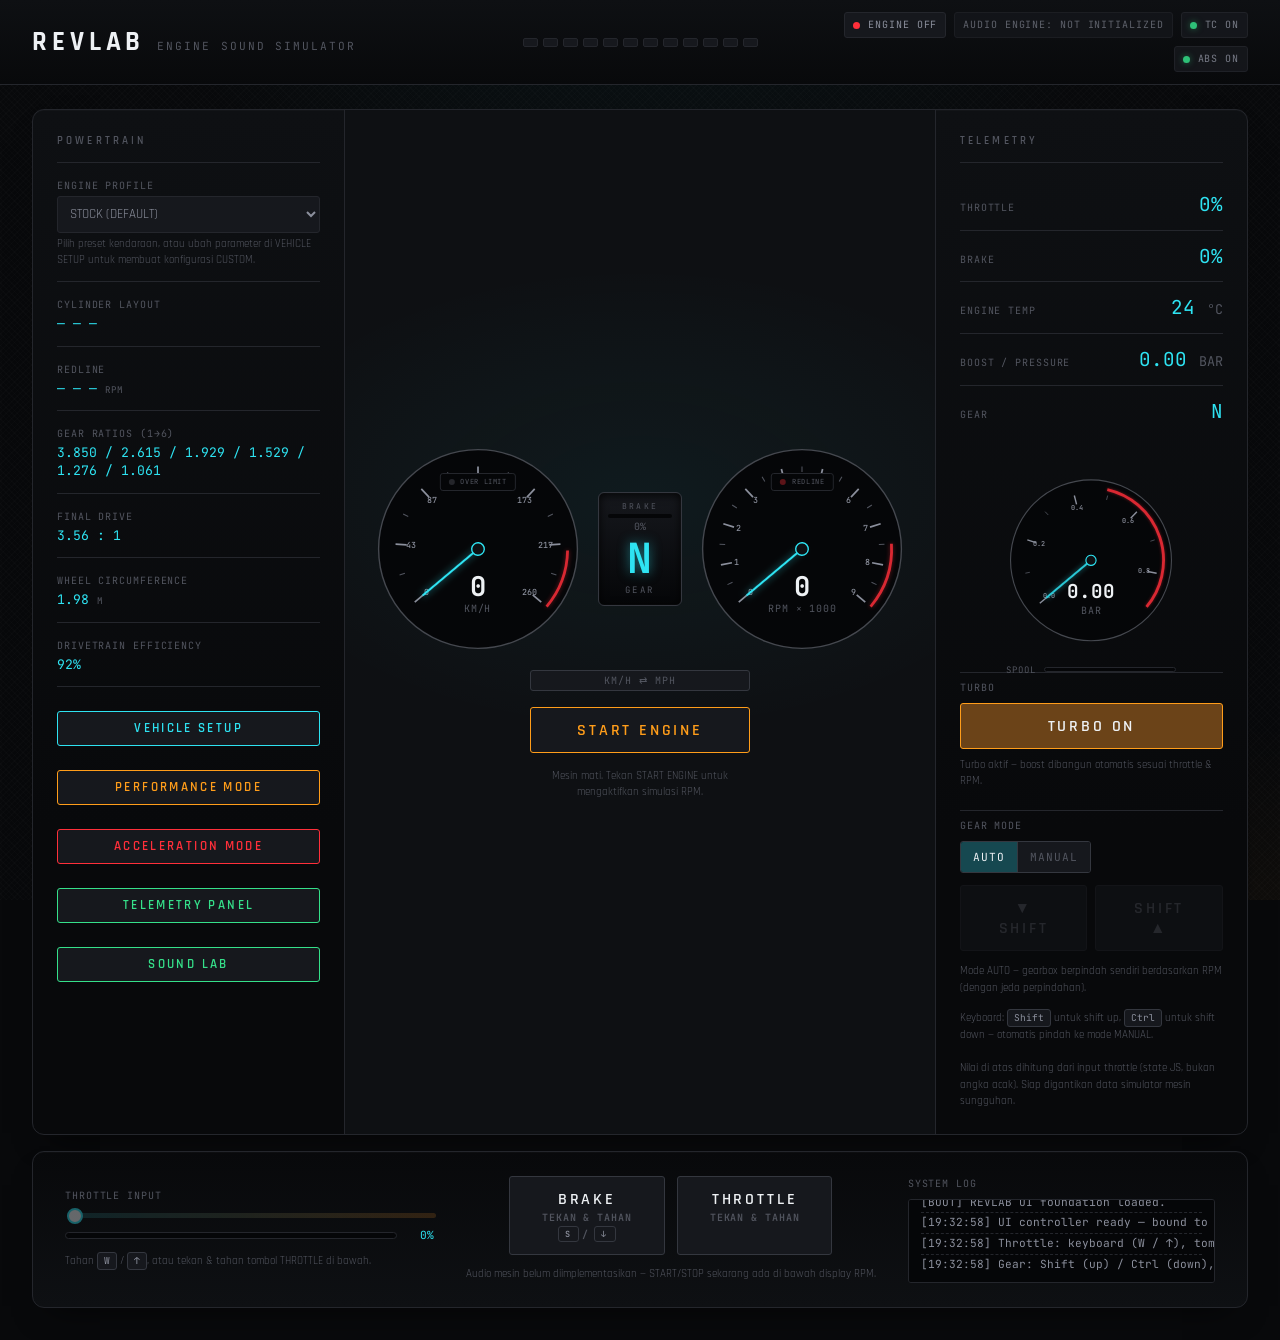
<file: index.html>
<!DOCTYPE html>
<html lang="id">
<head>
  <meta charset="UTF-8" />
  <meta name="viewport" content="width=device-width, initial-scale=1.0, viewport-fit=cover" />
  <title>REVLAB — Racing Engine Sound Simulator</title>
  <meta name="description" content="REVLAB: simulator suara mesin balap interaktif berbasis browser." />

  <!-- Fonts: Rajdhani (display/technical), JetBrains Mono (telemetry digits) -->
  <link rel="preconnect" href="https://fonts.googleapis.com" />
  <link rel="preconnect" href="https://fonts.gstatic.com" crossorigin />
  <link href="https://fonts.googleapis.com/css2?family=Rajdhani:wght@500;600;700&family=JetBrains+Mono:wght@400;500;700&display=swap" rel="stylesheet" />

  <link rel="stylesheet" href="css/variables.css" />
  <link rel="stylesheet" href="css/base.css" />
  <link rel="stylesheet" href="css/layout.css" />
  <link rel="stylesheet" href="css/components.css" />
  <link rel="stylesheet" href="css/responsive.css" />
</head>
<body>

  <div class="app" id="app">

    <!-- ============ COCKPIT TOP BAR: brand / shift lights / status ============ -->
    <header class="topbar">
      <div class="topbar__brand">
        <span class="topbar__logo">REVLAB</span>
        <span class="topbar__tagline">ENGINE SOUND SIMULATOR</span>
      </div>

      <!-- 12 LED segments, built + driven by ui-controller.js from the
           real RPM state (RPMSimulator via EngineState) — same "generate
           in JS from real constants" pattern as gaugeboxRatios below, no
           hand-typed light count. -->
      <div class="shiftlights" id="shiftLights" aria-hidden="true"></div>

      <div class="topbar__status">
        <div class="status-chip" id="engineStatusChip" data-state="off">
          <span class="status-chip__dot"></span>
          <span class="status-chip__label" id="engineStatusLabel">ENGINE OFF</span>
        </div>
        <div class="status-chip status-chip--muted">
          <span class="status-chip__label" id="audioStatusLabel">AUDIO ENGINE: NOT INITIALIZED</span>
        </div>
        <!-- Static system indicators — constant feature flags, not
             sensor telemetry, so these are never touched per-frame. -->
        <div class="status-chip status-chip--static">
          <span class="status-chip__dot status-chip__dot--ok"></span>
          <span class="status-chip__label">TC ON</span>
        </div>
        <div class="status-chip status-chip--static">
          <span class="status-chip__dot status-chip__dot--ok"></span>
          <span class="status-chip__label">ABS ON</span>
        </div>
      </div>
    </header>

    <!-- ============ MAIN GRID ============ -->
    <main class="dash">

      <!-- LEFT PANEL: Engine / Vehicle Select -->
      <section class="panel panel--engine" aria-label="Engine selection">
        <h2 class="panel__title">POWERTRAIN</h2>

        <!-- PRESET SELECTOR — options populated by ui-controller.js from
             VehicleSetup.getPresets() (backed by vehicle-presets.js), plus
             a leading STOCK entry and a trailing CUSTOM entry. Picking a
             preset calls VehicleSetup.applyPreset(id), which pushes every
             parameter (weight/power/torque/RPM range/gears/final drive/
             throttle response/engine braking/top speed/induction/sound
             character) into the simulation in one shot — see
             js/modules/vehicle-setup.js. -->
        <div class="field">
          <label class="field__label" for="engineSelect">ENGINE PROFILE</label>
          <select id="engineSelect" class="field__select"></select>
          <p class="field__hint" id="engineSelectHint">Pilih preset kendaraan, atau ubah parameter di VEHICLE SETUP untuk membuat konfigurasi CUSTOM.</p>
        </div>

        <div class="field">
          <span class="field__label">CYLINDER LAYOUT</span>
          <div class="field__value field__value--mono">— — —</div>
        </div>

        <div class="field">
          <span class="field__label">REDLINE</span>
          <div class="field__value field__value--mono">— — — <small>RPM</small></div>
        </div>

        <!-- GEARBOX SPEC — filled in by ui-controller.js at init from
             Gearbox's actual constants (js/modules/gearbox.js), never
             hand-typed here, so this can't drift out of sync with the
             numbers the simulation loop is really using. -->
        <div class="field">
          <span class="field__label">GEAR RATIOS (1→6)</span>
          <div class="field__value field__value--mono" id="gearboxRatios">— — —</div>
        </div>

        <div class="field">
          <span class="field__label">FINAL DRIVE</span>
          <div class="field__value field__value--mono" id="gearboxFinalDrive">—</div>
        </div>

        <div class="field">
          <span class="field__label">WHEEL CIRCUMFERENCE</span>
          <div class="field__value field__value--mono" id="gearboxWheelCirc">— <small>M</small></div>
        </div>

        <div class="field">
          <span class="field__label">DRIVETRAIN EFFICIENCY</span>
          <div class="field__value field__value--mono" id="gearboxEfficiency">—</div>
        </div>

        <button
          id="vehicleSetupOpenBtn"
          class="btn btn--setup"
          type="button"
        >VEHICLE SETUP</button>

        <button
          id="performanceModeOpenBtn"
          class="btn btn--performance"
          type="button"
        >PERFORMANCE MODE</button>

        <button
          id="accelModeOpenBtn"
          class="btn btn--accel"
          type="button"
        >ACCELERATION MODE</button>

        <button
          id="telemetryPanelOpenBtn"
          class="btn btn--telemetry"
          type="button"
        >TELEMETRY PANEL</button>

        <button
          id="soundLabOpenBtn"
          class="btn btn--soundlab"
          type="button"
        >SOUND LAB</button>
      </section>

      <!-- CENTER: HERO — SPEEDOMETER + TACHOMETER, side by side -->
      <!-- Both instruments now sit in the same panel, at the same size,
           sharing the same "--paired" modifier classes for wrap/readout/
           indicator — one shared visual language instead of one hero +
           one shrunken secondary gauge. RPM is still driven by
           RPMSimulator / rendered by gauge.js exactly as before; only
           placement + styling moved. -->
      <section class="panel panel--gauge" aria-label="Speedometer and tachometer">
        <div class="gauge-pair">
          <div class="gauge-wrap gauge-wrap--paired">
            <svg id="speedGauge" class="gauge" viewBox="0 0 300 300" role="img" aria-label="Speedometer, 0">
              <!-- Outer bezel -->
              <circle class="gauge__bezel" cx="150" cy="150" r="142" />

              <!-- Tick arc groups injected by speed-gauge.js -->
              <g id="speedGaugeTicks"></g>

              <!-- Warning/red zone arc near top speed -->
              <path id="speedGaugeWarnArc" class="gauge__warn-arc" d="" />

              <!-- Needle -->
              <g id="speedGaugeNeedle" class="gauge__needle-group">
                <line x1="150" y1="150" x2="150" y2="48" class="gauge__needle" />
                <circle cx="150" cy="150" r="9" class="gauge__hub" />
              </g>
            </svg>

            <div class="gauge__readout gauge__readout--paired">
              <span class="gauge__rpm-value gauge__rpm-value--paired" id="speedValue">0</span>
              <span class="gauge__rpm-unit" id="speedGaugeUnit">KM/H</span>
            </div>

            <div class="speed-warning-indicator speed-warning-indicator--paired" id="speedWarningIndicator" data-active="false" aria-live="polite">
              <span class="redline-indicator__dot"></span>
              <span class="redline-indicator__label">OVER LIMIT</span>
            </div>
          </div>

          <!-- Gear plate — embedded center-console badge docked between
               the two instruments, not tucked in a gauge corner. -->
          <div class="gear-plate" id="gearIndicator" aria-label="Current gear" data-shifting="false">
            <div class="gear-plate__brake" id="gearPlateBrake" data-active="false" aria-label="Brake pressure" aria-live="polite">
              <span class="gear-plate__brake-label">BRAKE</span>
              <div class="gear-plate__brake-track">
                <div class="gear-plate__brake-fill" id="gearPlateBrakeFill"></div>
              </div>
              <span class="gear-plate__brake-value" id="gearPlateBrakeValue">0%</span>
            </div>
            <span class="gear-plate__value" id="gearValue">N</span>
            <span class="gear-plate__label">GEAR</span>
          </div>

          <div class="gauge-wrap gauge-wrap--paired">
            <svg id="rpmGauge" class="gauge" viewBox="0 0 300 300" role="img" aria-label="RPM gauge, idle">
              <circle class="gauge__bezel" cx="150" cy="150" r="142" />
              <g id="gaugeTicks"></g>
              <path id="gaugeRedline" class="gauge__redline-arc" d="" />
              <g id="gaugeNeedle" class="gauge__needle-group">
                <line x1="150" y1="150" x2="150" y2="48" class="gauge__needle" />
                <circle cx="150" cy="150" r="9" class="gauge__hub" />
              </g>
            </svg>

            <div class="gauge__readout gauge__readout--paired">
              <span class="gauge__rpm-value gauge__rpm-value--paired" id="rpmValue">0</span>
              <span class="gauge__rpm-unit">RPM × 1000</span>
            </div>

            <div class="redline-indicator redline-indicator--paired" id="redlineIndicator" data-active="false" aria-live="polite">
              <span class="redline-indicator__dot"></span>
              <span class="redline-indicator__label">REDLINE</span>
            </div>
          </div>
        </div>

        <button
          id="speedUnitToggle"
          class="unit-toggle unit-toggle--gauge"
          type="button"
          aria-label="Ganti satuan kecepatan antara KM/H dan MPH"
          title="Ganti satuan KM/H ⇄ MPH"
        >KM/H ⇄ MPH</button>

        <button id="startEngineBtn" class="btn btn--primary btn--start-engine" type="button">
          START ENGINE
        </button>

        <p class="gauge__caption" id="gaugeCaption">Mesin mati. Tekan START ENGINE untuk mengaktifkan telemetri.</p>
      </section>

      <!-- RIGHT PANEL: Telemetry -->
      <section class="panel panel--telemetry" aria-label="Telemetry">
        <h2 class="panel__title">TELEMETRY</h2>

        <ul class="telemetry-list">
          <li class="telemetry-item">
            <span class="telemetry-item__label">THROTTLE</span>
            <span class="telemetry-item__value telemetry-item__value--mono" id="throttleReadout">0%</span>
          </li>
          <li class="telemetry-item">
            <span class="telemetry-item__label">BRAKE</span>
            <span class="telemetry-item__value telemetry-item__value--mono" id="brakeReadout">0%</span>
          </li>
          <li class="telemetry-item">
            <span class="telemetry-item__label">ENGINE TEMP</span>
            <span class="telemetry-item__value telemetry-item__value--mono" id="tempReadout">24 <small>°C</small></span>
          </li>
          <li class="telemetry-item">
            <span class="telemetry-item__label">BOOST / PRESSURE</span>
            <span class="telemetry-item__value telemetry-item__value--mono" id="boostReadout">0.00 <small>BAR</small></span>
          </li>
          <li class="telemetry-item">
            <span class="telemetry-item__label">GEAR</span>
            <span class="telemetry-item__value telemetry-item__value--mono" id="gearReadout">N</span>
          </li>
        </ul>

        <!-- BOOST GAUGE — compact radial dial, same SVG construction as
             the RPM/speed gauges (see js/modules/boost-gauge.js), driven
             every frame by EngineState's turbo/boost model
             (js/modules/engine-state.js, stepBoost()). Scale is
             0..maxBoostBar (VEHICLE SETUP's "MAX BOOST" field), with an
             amber "boost zone" arc near the top like the tachometer's
             redline. -->
        <div class="gauge-wrap gauge-wrap--boost">
          <svg id="boostGauge" class="gauge" viewBox="0 0 300 300" role="img" aria-label="Boost gauge, 0 bar">
            <circle class="gauge__bezel" cx="150" cy="150" r="142" />
            <g id="boostGaugeTicks"></g>
            <path id="boostGaugeZone" class="gauge__redline-arc gauge__redline-arc--boost" d="" />
            <g id="boostGaugeNeedle" class="gauge__needle-group">
              <line x1="150" y1="150" x2="150" y2="48" class="gauge__needle" />
              <circle cx="150" cy="150" r="9" class="gauge__hub" />
            </g>
          </svg>

          <div class="gauge__readout gauge__readout--boost">
            <span class="gauge__rpm-value gauge__rpm-value--boost" id="boostGaugeValue">0.00</span>
            <span class="gauge__rpm-unit" id="boostGaugeUnit">BAR</span>
          </div>

          <div class="turbo-spool-indicator" id="turboSpoolIndicator" aria-hidden="true">
            <span class="turbo-spool-indicator__label">SPOOL</span>
            <div class="turbo-spool-indicator__track">
              <div class="turbo-spool-indicator__fill" id="turboSpoolFill"></div>
            </div>
          </div>
        </div>

        <div class="turbo-controls" id="turboControls">
          <span class="field__label">TURBO</span>
          <button
            type="button"
            class="btn btn--turbo-toggle"
            id="turboToggleBtn"
            aria-pressed="true"
            aria-label="Aktifkan atau matikan turbo/boost"
          >TURBO ON</button>
          <p class="field__hint" id="turboToggleHint">Turbo aktif — boost dibangun otomatis sesuai throttle &amp; RPM.</p>
        </div>

        <div class="gear-controls" id="gearControls">
          <div class="gear-controls__mode">
            <span class="field__label">GEAR MODE</span>
            <div class="segmented" id="gearModeToggle" role="group" aria-label="Mode perpindahan gigi">
              <button type="button" class="segmented__btn" data-mode="auto" aria-pressed="true">AUTO</button>
              <button type="button" class="segmented__btn" data-mode="manual" aria-pressed="false">MANUAL</button>
            </div>
          </div>

          <div class="gear-controls__shift">
            <button
              id="shiftDownBtn"
              class="btn btn--shift"
              type="button"
              disabled
              aria-label="Pindah gigi turun"
            >▼ SHIFT</button>
            <button
              id="shiftUpBtn"
              class="btn btn--shift"
              type="button"
              disabled
              aria-label="Pindah gigi naik"
            >SHIFT ▲</button>
          </div>

          <p class="field__hint" id="gearModeHint">Mode AUTO — gearbox berpindah sendiri berdasarkan RPM (dengan jeda perpindahan).</p>
          <p class="field__hint">Keyboard: <kbd class="key">Shift</kbd> untuk shift up, <kbd class="key">Ctrl</kbd> untuk shift down — otomatis pindah ke mode MANUAL.</p>
        </div>

        <p class="panel__note" id="telemetryNote">Nilai di atas dihitung dari input throttle (state JS, bukan angka acak). Siap digantikan data simulator mesin sungguhan.</p>
      </section>

    </main>

    <!-- ============ CONTROL STRIP ============ -->
    <footer class="controls">

      <div class="controls__group">
        <label class="field__label" for="throttleSlider">THROTTLE INPUT</label>
        <input
          type="range"
          id="throttleSlider"
          class="throttle-slider"
          min="0" max="100" value="0" step="1"
          disabled
          aria-describedby="throttleReadout"
        />

        <div class="throttle-indicator" id="throttleIndicator" aria-hidden="true">
          <div class="throttle-indicator__track">
            <div class="throttle-indicator__fill" id="throttleIndicatorFill"></div>
          </div>
          <span class="throttle-indicator__value" id="throttleIndicatorValue">0%</span>
        </div>

        <p class="field__hint">
          Tahan <kbd class="key">W</kbd> / <kbd class="key">&uarr;</kbd>, atau tekan &amp; tahan tombol THROTTLE di bawah.
        </p>
      </div>

      <div class="controls__group controls__group--action">
        <div class="controls__pedals">
          <button
            id="brakeButton"
            class="btn btn--brake"
            type="button"
            data-pressed="false"
            aria-label="Rem — tekan dan tahan untuk mengurangi kecepatan"
          >
            <span class="btn--brake__label">BRAKE</span>
            <span class="btn--brake__hint">tekan &amp; tahan</span>
            <span class="btn--brake__key">
              <kbd class="key">S</kbd> / <kbd class="key">&darr;</kbd>
            </span>
          </button>

          <button
            id="throttleButton"
            class="btn btn--throttle"
            type="button"
            data-pressed="false"
            aria-label="Throttle — tekan dan tahan untuk menambah RPM"
          >
            <span class="btn--throttle__label">THROTTLE</span>
            <span class="btn--throttle__hint">tekan &amp; tahan</span>
          </button>
        </div>

        <p class="controls__note" id="controlsNote">Audio mesin belum diimplementasikan — START/STOP sekarang ada di bawah display RPM.</p>
      </div>

      <div class="controls__group controls__group--log">
        <span class="field__label">SYSTEM LOG</span>
        <div class="log" id="systemLog" role="log" aria-live="polite">
          <p class="log__line">[BOOT] REVLAB UI foundation loaded.</p>
        </div>
      </div>

    </footer>

    <!-- ============ MOBILE THROTTLE PEDAL ============ -->
    <!-- Hidden on desktop via responsive.css; shown as a fixed, large
         press-and-hold pedal on touch/mobile viewports where reaching a
         small footer button is less natural than a bottom-edge pedal. -->
    <button
      id="throttlePedal"
      class="throttle-pedal"
      type="button"
      data-pressed="false"
      aria-label="Pedal gas — tekan dan tahan untuk menambah RPM"
    >
      <span class="throttle-pedal__label">GAS</span>
      <div class="throttle-pedal__meter" aria-hidden="true">
        <div class="throttle-pedal__meter-fill" id="throttlePedalMeterFill"></div>
      </div>
    </button>

    <!-- ============ MOBILE BRAKE PEDAL ============ -->
    <!-- Same fixed, thumb-sized press-and-hold pedal as the gas pedal
         above, mirrored to the OPPOSITE (bottom-left) corner of the
         screen — same reasoning a real car's foot-well layout follows,
         so the two pedals can never be confused for one another and a
         thumb reaching for one never risks landing on the other. -->
    <button
      id="brakePedal"
      class="throttle-pedal brake-pedal"
      type="button"
      data-pressed="false"
      aria-label="Pedal rem — tekan dan tahan untuk mengurangi kecepatan"
    >
      <span class="throttle-pedal__label">BRAKE</span>
      <div class="throttle-pedal__meter" aria-hidden="true">
        <div class="throttle-pedal__meter-fill" id="brakePedalMeterFill"></div>
      </div>
    </button>

    <!-- ============ MOBILE GEAR SHIFTER ============ -->
    <!-- Hidden on desktop via responsive.css. Stacked directly ABOVE the
         gas pedal (same fixed corner) so a thumb can shift and throttle
         without the hand ever leaving that corner of the screen — the
         SHIFT buttons living inside the telemetry panel are out of easy
         reach mid-drive on a phone. -->
    <div class="mobile-shifter" id="mobileShifter">
      <button
        id="mobileGearModeBtn"
        class="mobile-shifter__mode"
        type="button"
        aria-label="Ganti mode perpindahan gigi, AUTO atau MANUAL"
      >AUTO</button>

      <button
        id="mobileShiftUpBtn"
        class="mobile-shifter__btn"
        type="button"
        disabled
        aria-label="Pindah gigi naik"
      >▲</button>

      <div class="mobile-shifter__gear" id="mobileGearValue" aria-label="Gigi saat ini">N</div>

      <button
        id="mobileShiftDownBtn"
        class="mobile-shifter__btn"
        type="button"
        disabled
        aria-label="Pindah gigi turun"
      >▼</button>
    </div>

    <!-- ============ VEHICLE SETUP (modal) ============ -->
    <!-- Fields inside .setup-grid / .setup-gearratios are built by
         ui-controller.js from VehicleSetup's parameter specs (see
         js/modules/vehicle-setup.js) — not hand-typed here, so the form
         can never disagree with the validation rules actually enforced. -->
    <div class="modal-overlay" id="vehicleSetupOverlay" data-open="false" aria-hidden="true">
      <div class="modal" role="dialog" aria-modal="true" aria-labelledby="vehicleSetupTitle">
        <div class="modal__header">
          <h2 class="modal__title" id="vehicleSetupTitle">VEHICLE SETUP</h2>
          <button class="modal__close" id="vehicleSetupCloseBtn" type="button" aria-label="Tutup Vehicle Setup">✕</button>
        </div>

        <div class="modal__body">
          <section class="setup-group">
            <h3 class="setup-group__title">ENGINE CONFIGURATION</h3>
            <div class="setup-field" id="vehicleSetupInductionField">
              <label class="setup-field__label" for="setup-inductionType">INDUCTION TYPE</label>
              <select id="setup-inductionType" class="field__select setup-field__select"></select>
              <p class="field__hint">Menentukan bagaimana boost merespons throttle + RPM — lihat TURBO SIZE &amp; MAX BOOST di bawah.</p>
              <p class="setup-field__msg" id="setup-inductionType-msg" aria-live="polite"></p>
            </div>
          </section>

          <section class="setup-group">
            <h3 class="setup-group__title">ENGINE &amp; PERFORMANCE</h3>
            <div class="setup-grid" id="vehicleSetupEngineGrid"></div>
          </section>

          <section class="setup-group">
            <h3 class="setup-group__title">DRIVETRAIN</h3>
            <div class="setup-grid" id="vehicleSetupDrivetrainGrid"></div>
            <p class="field__label setup-gearratios__label">GEAR RATIOS (1→6)</p>
            <div class="setup-gearratios" id="vehicleSetupGearRatios"></div>
          </section>
        </div>

        <div class="modal__footer">
          <p class="field__hint">Setiap perubahan divalidasi (min/max) dan langsung diterapkan ke simulasi.</p>
          <div class="modal__actions">
            <button class="btn btn--danger" id="vehicleSetupResetBtn" type="button">RESET SETUP</button>
            <button class="btn btn--primary" id="vehicleSetupDoneBtn" type="button">SELESAI</button>
          </div>
        </div>
      </div>
    </div>

    <!-- ============ PERFORMANCE MODE (modal) ============ -->
    <!-- All readouts + graphs here are driven live from EngineState (see
         js/modules/performance-mode.js) — nothing on this panel is
         hand-typed or static. START / PAUSE / RESET control the SAME
         underlying simulation as the cockpit's own START ENGINE button
         (RPMSimulator via EngineState), not a separate parallel sim. -->
    <div class="modal-overlay" id="performanceModeOverlay" data-open="false" aria-hidden="true">
      <div class="modal modal--wide" role="dialog" aria-modal="true" aria-labelledby="performanceModeTitle">
        <div class="modal__header">
          <h2 class="modal__title" id="performanceModeTitle">PERFORMANCE MODE</h2>
          <button class="modal__close" id="performanceModeCloseBtn" type="button" aria-label="Tutup Performance Mode">✕</button>
        </div>

        <div class="modal__body">

          <section class="perf-readouts" aria-label="Performance readouts">
            <div class="perf-stat">
              <span class="perf-stat__label">SPEED</span>
              <span class="perf-stat__value" id="perfSpeed">0<small class="perf-stat__unit">KM/H</small></span>
            </div>
            <div class="perf-stat">
              <span class="perf-stat__label">RPM</span>
              <span class="perf-stat__value" id="perfRpm">0<small class="perf-stat__unit">RPM</small></span>
            </div>
            <div class="perf-stat">
              <span class="perf-stat__label">TORQUE</span>
              <span class="perf-stat__value" id="perfTorque">0<small class="perf-stat__unit">NM</small></span>
            </div>
            <div class="perf-stat">
              <span class="perf-stat__label">POWER</span>
              <span class="perf-stat__value" id="perfPower">0<small class="perf-stat__unit">HP</small></span>
            </div>
            <div class="perf-stat">
              <span class="perf-stat__label">BOOST</span>
              <span class="perf-stat__value" id="perfBoost">0.00<small class="perf-stat__unit">BAR</small></span>
            </div>
            <div class="perf-stat">
              <span class="perf-stat__label">THROTTLE</span>
              <span class="perf-stat__value" id="perfThrottle">0<small class="perf-stat__unit">%</small></span>
            </div>
            <div class="perf-stat">
              <span class="perf-stat__label">GEAR</span>
              <span class="perf-stat__value" id="perfGear">N</span>
            </div>
          </section>

          <section class="perf-graphs" aria-label="Realtime performance graphs">
            <div class="perf-graph">
              <span class="perf-graph__title">SPEED OVER TIME</span>
              <canvas id="perfGraphSpeed" class="perf-graph__canvas" aria-label="Grafik kecepatan terhadap waktu"></canvas>
            </div>
            <div class="perf-graph">
              <span class="perf-graph__title">RPM OVER TIME</span>
              <canvas id="perfGraphRpm" class="perf-graph__canvas" aria-label="Grafik RPM terhadap waktu"></canvas>
            </div>
            <div class="perf-graph">
              <span class="perf-graph__title">TORQUE CURVE</span>
              <canvas id="perfGraphTorque" class="perf-graph__canvas" aria-label="Kurva torsi terhadap RPM"></canvas>
            </div>
            <div class="perf-graph">
              <span class="perf-graph__title">POWER CURVE</span>
              <canvas id="perfGraphPower" class="perf-graph__canvas" aria-label="Kurva tenaga terhadap RPM"></canvas>
            </div>
          </section>

          <p class="field__hint">Semua data (speed, RPM, torque, power) berasal langsung dari simulator (RPMSimulator + EngineState) tiap frame — bukan angka acak/statis.</p>
        </div>

        <div class="modal__footer">
          <span class="perf-sim-state" id="perfSimStateLabel" data-state="stopped">SIMULATION: STOPPED</span>
          <div class="modal__actions">
            <button class="btn btn--danger" id="perfResetBtn" type="button">RESET</button>
            <button class="btn btn--setup" id="perfPauseBtn" type="button" disabled>PAUSE</button>
            <button class="btn btn--primary" id="perfStartBtn" type="button">START</button>
          </div>
        </div>
      </div>
    </div>

    <!-- ============ ACCELERATION MODE (modal) ============ -->
    <!-- Standing-start (0 KPH) acceleration run: LAUNCH floors the
         throttle from a clean reset baseline, gear mode is forced to
         AUTO for the run so the gearbox shifts itself, and every split
         time below is computed by interpolating the SAME EngineState
         speed signal every other gauge in REVLAB reads — see
         js/modules/acceleration-mode.js. Nothing here is random or
         hand-typed. -->
    <div class="modal-overlay" id="accelModeOverlay" data-open="false" aria-hidden="true">
      <div class="modal modal--wide" role="dialog" aria-modal="true" aria-labelledby="accelModeTitle">
        <div class="modal__header">
          <h2 class="modal__title" id="accelModeTitle">ACCELERATION MODE</h2>
          <button class="modal__close" id="accelModeCloseBtn" type="button" aria-label="Tutup Acceleration Mode">✕</button>
        </div>

        <div class="modal__body">

          <section class="perf-readouts" aria-label="Acceleration readouts">
            <div class="perf-stat">
              <span class="perf-stat__label">SPEED</span>
              <span class="perf-stat__value" id="accelSpeed">0<small class="perf-stat__unit" id="accelSpeedUnit">KM/H</small></span>
            </div>
            <div class="perf-stat">
              <span class="perf-stat__label">GEAR</span>
              <span class="perf-stat__value" id="accelGear">N</span>
            </div>
            <div class="perf-stat">
              <span class="perf-stat__label">RPM</span>
              <span class="perf-stat__value" id="accelRpm">0<small class="perf-stat__unit">RPM</small></span>
            </div>
            <div class="perf-stat">
              <span class="perf-stat__label">THROTTLE</span>
              <span class="perf-stat__value" id="accelThrottle">0<small class="perf-stat__unit">%</small></span>
            </div>
            <div class="perf-stat">
              <span class="perf-stat__label">ELAPSED TIME</span>
              <span class="perf-stat__value" id="accelElapsed">0.00<small class="perf-stat__unit">S</small></span>
            </div>
          </section>

          <section class="accel-ladder" id="accelLadder" aria-label="Hasil split akselerasi"></section>

          <p class="field__hint">LAUNCH selalu mulai dari 0 KPH (reset otomatis), throttle 100%, gear AUTO. Split 0–100 MPH hanya muncul saat satuan kecepatan kokpit diset ke MPH. Semua waktu dihitung dari sinyal speed simulator (EngineState) yang sama dengan speedometer kokpit — bukan angka acak.</p>
        </div>

        <div class="modal__footer">
          <span class="perf-sim-state" id="accelStatusLabel" data-state="idle">STANDBY — SIAP LAUNCH</span>
          <div class="modal__actions">
            <button class="btn btn--danger" id="accelResetBtn" type="button">RESET</button>
            <button class="btn btn--setup" id="accelStopBtn" type="button" disabled>STOP</button>
            <button class="btn btn--primary" id="accelLaunchBtn" type="button">LAUNCH</button>
          </div>
        </div>
      </div>
    </div>

    <!-- ============ TELEMETRY PANEL (modal) ============ -->
    <!-- Realtime data grid + event log, both sourced from EngineState.
         The event log is edge-detected off simulation state (engineOn,
         gearShiftEventId, inRedline, revLimiting, engineTempC, speedKmh
         vs the Top Speed governor) — see js/modules/telemetry-panel.js.
         Detection runs continuously in the background, not just while
         this panel happens to be open. -->
    <div class="modal-overlay" id="telemetryPanelOverlay" data-open="false" aria-hidden="true">
      <div class="modal modal--wide" role="dialog" aria-modal="true" aria-labelledby="telemetryPanelTitle">
        <div class="modal__header">
          <h2 class="modal__title" id="telemetryPanelTitle">TELEMETRY PANEL</h2>
          <button class="modal__close" id="telemetryPanelCloseBtn" type="button" aria-label="Tutup Telemetry Panel">✕</button>
        </div>

        <div class="modal__body">

          <section class="perf-readouts" aria-label="Data telemetri realtime">
            <div class="perf-stat">
              <span class="perf-stat__label">SPEED</span>
              <span class="perf-stat__value" id="telemetrySpeed">0<small class="perf-stat__unit" id="telemetrySpeedUnit">KM/H</small></span>
            </div>
            <div class="perf-stat">
              <span class="perf-stat__label">RPM</span>
              <span class="perf-stat__value" id="telemetryRpm">0<small class="perf-stat__unit">RPM</small></span>
            </div>
            <div class="perf-stat">
              <span class="perf-stat__label">GEAR</span>
              <span class="perf-stat__value" id="telemetryGear">N</span>
            </div>
            <div class="perf-stat">
              <span class="perf-stat__label">THROTTLE</span>
              <span class="perf-stat__value" id="telemetryThrottle">0<small class="perf-stat__unit">%</small></span>
            </div>
            <div class="perf-stat">
              <span class="perf-stat__label">TORQUE</span>
              <span class="perf-stat__value" id="telemetryTorque">0<small class="perf-stat__unit">NM</small></span>
            </div>
            <div class="perf-stat">
              <span class="perf-stat__label">POWER</span>
              <span class="perf-stat__value" id="telemetryPower">0<small class="perf-stat__unit">HP</small></span>
            </div>
            <div class="perf-stat">
              <span class="perf-stat__label">BOOST</span>
              <span class="perf-stat__value" id="telemetryBoost">0.00<small class="perf-stat__unit">BAR</small></span>
            </div>
            <div class="perf-stat">
              <span class="perf-stat__label">TEMPERATURE</span>
              <span class="perf-stat__value" id="telemetryTemp">24<small class="perf-stat__unit">°C</small></span>
            </div>
            <div class="perf-stat">
              <span class="perf-stat__label">ENGINE LOAD</span>
              <span class="perf-stat__value" id="telemetryLoad">0<small class="perf-stat__unit">%</small></span>
            </div>
          </section>

          <section class="telemetry-events" aria-label="Event log">
            <div class="telemetry-events__header">
              <span class="perf-graph__title">EVENT LOG</span>
              <button class="btn btn--danger btn--small" id="telemetryClearLogBtn" type="button">CLEAR LOG</button>
            </div>
            <div class="telemetry-log" id="telemetryEventLog"></div>
          </section>

          <p class="field__hint">Event (ENGINE START/STOP, GEAR SHIFT, REDLINE, LIMITER, OVERHEAT, TOP SPEED) dideteksi langsung dari perubahan state simulator (EngineState) — bukan dipicu manual dan bukan angka acak.</p>
        </div>

        <div class="modal__footer">
          <div class="modal__actions">
            <button class="btn btn--primary" id="telemetryPanelDoneBtn" type="button">SELESAI</button>
          </div>
        </div>
      </div>
    </div>

    <!-- ============ SOUND LAB (modal) ============ -->
    <!-- Lets the user load their OWN local audio files (Idle / Low RPM /
         Mid RPM / High RPM / Limiter / Turbo / Shift) via <input
         type="file"> + the File API. Files are read entirely client-side
         (URL.createObjectURL) — nothing is ever uploaded anywhere. Any
         category with no custom sample loaded automatically falls back
         to AudioEngine's synthesized Web Audio layer for that category —
         see js/modules/sound-lab.js. Cards are built dynamically by
         ui-controller.js from SoundLab.CATEGORIES, not hand-typed here,
         so this markup can't drift out of sync with the categories the
         module actually supports. -->
    <div class="modal-overlay" id="soundLabOverlay" data-open="false" aria-hidden="true">
      <div class="modal modal--wide" role="dialog" aria-modal="true" aria-labelledby="soundLabTitle">
        <div class="modal__header">
          <h2 class="modal__title" id="soundLabTitle">SOUND LAB</h2>
          <button class="modal__close" id="soundLabCloseBtn" type="button" aria-label="Tutup Sound Lab">✕</button>
        </div>

        <div class="modal__body">
          <p class="field__hint soundlab-privacy">
            🔒 Semua file audio diproses <strong>sepenuhnya di perangkat ini</strong> lewat File API browser — tidak ada yang diupload ke server mana pun. Kategori tanpa audio custom otomatis memakai mesin suara sintesis (Web Audio) bawaan REVLAB.
          </p>

          <div class="field soundlab-master">
            <label class="field__label" for="soundLabMasterVolume">MASTER VOLUME (SOUND LAB)</label>
            <div class="soundlab-volume">
              <input type="range" id="soundLabMasterVolume" min="0" max="100" value="100" step="1" />
              <span class="soundlab-volume__value" id="soundLabMasterVolumeValue">100%</span>
            </div>
          </div>

          <div class="soundlab-grid" id="soundLabGrid" aria-label="Kategori suara mesin"></div>
        </div>

        <div class="modal__footer">
          <span class="field__hint" id="soundLabStatus">Belum ada audio custom — memakai mesin sintesis.</span>
          <div class="modal__actions">
            <button class="btn btn--danger" id="soundLabResetBtn" type="button">RESET SEMUA</button>
            <button class="btn btn--primary" id="soundLabDoneBtn" type="button">SELESAI</button>
          </div>
        </div>
      </div>
    </div>

  </div>

  <script src="js/modules/gauge.js"></script>
  <script src="js/modules/speed-gauge.js"></script>
  <script src="js/modules/boost-gauge.js"></script>
  <script src="js/modules/gearbox.js"></script>
  <script src="js/modules/rpm-simulator.js"></script>
  <script src="js/modules/engine-state.js"></script>
  <script src="js/modules/vehicle-presets.js"></script>
  <script src="js/modules/vehicle-setup.js"></script>
  <script src="js/modules/audio-engine.js"></script>
  <script src="js/modules/sound-lab.js"></script>
  <script src="js/modules/throttle-controller.js"></script>
  <script src="js/modules/brake-controller.js"></script>
  <script src="js/modules/ui-controller.js"></script>
  <script src="js/modules/performance-mode.js"></script>
  <script src="js/modules/acceleration-mode.js"></script>
  <script src="js/modules/telemetry-panel.js"></script>
  <script src="js/main.js"></script>
</body>
</html>
</file>
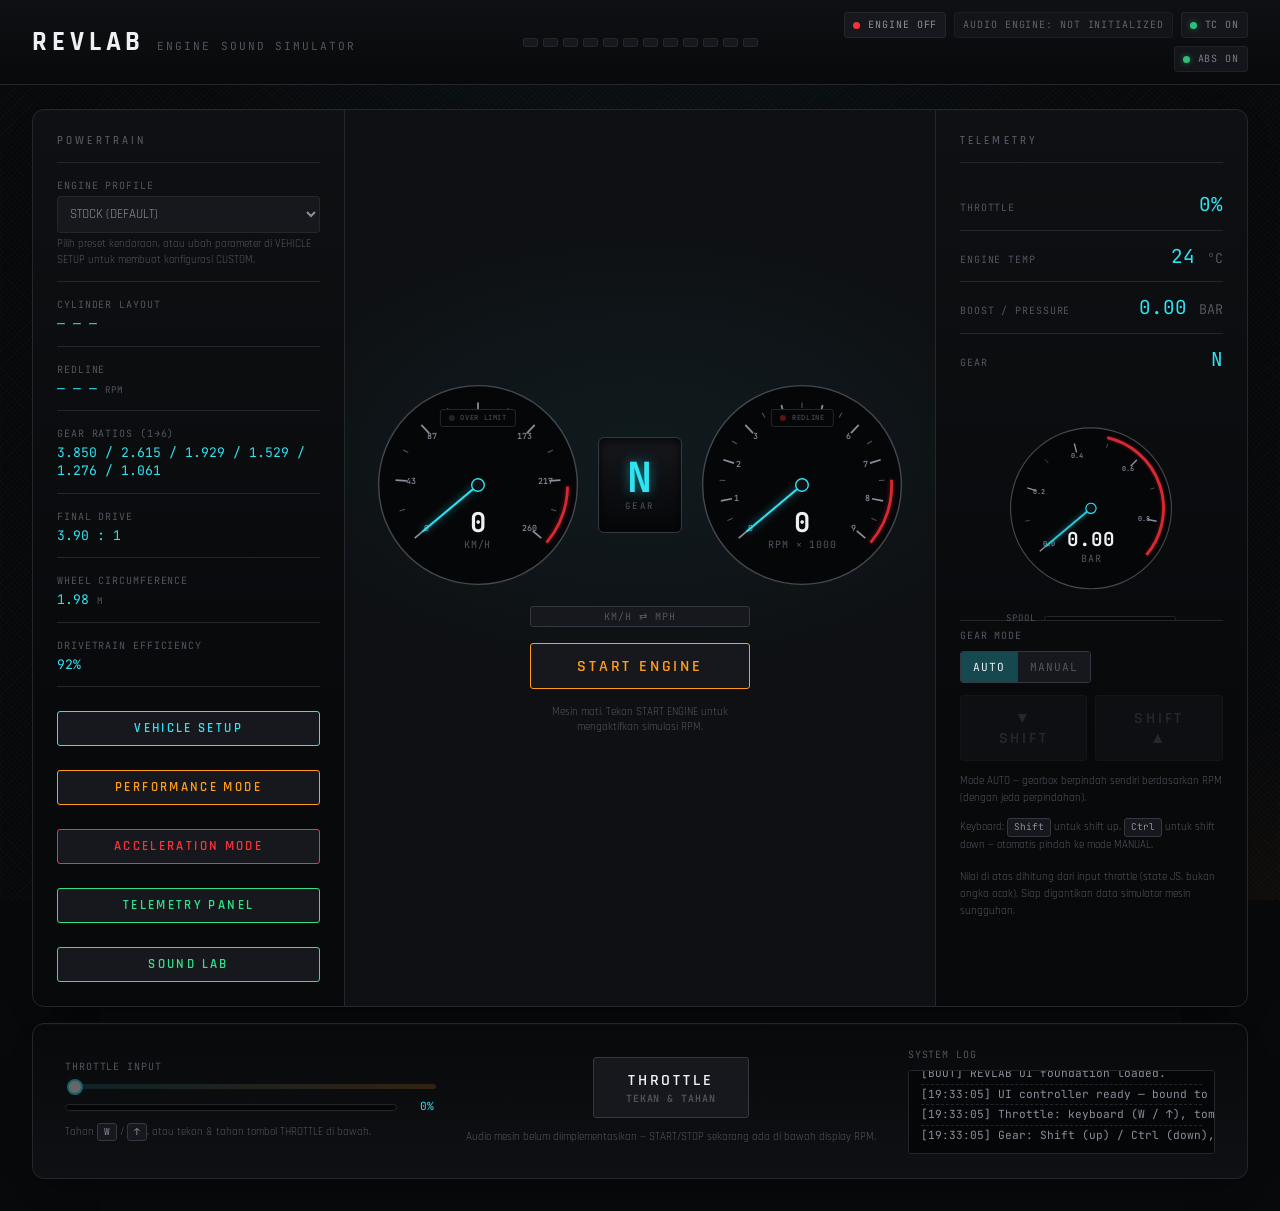
<file: revlab/index.html>
<!DOCTYPE html>
<html lang="id">
<head>
  <meta charset="UTF-8" />
  <meta name="viewport" content="width=device-width, initial-scale=1.0, viewport-fit=cover" />
  <title>REVLAB — Racing Engine Sound Simulator</title>
  <meta name="description" content="REVLAB: simulator suara mesin balap interaktif berbasis browser." />

  <!-- Fonts: Rajdhani (display/technical), JetBrains Mono (telemetry digits) -->
  <link rel="preconnect" href="https://fonts.googleapis.com" />
  <link rel="preconnect" href="https://fonts.gstatic.com" crossorigin />
  <link href="https://fonts.googleapis.com/css2?family=Rajdhani:wght@500;600;700&family=JetBrains+Mono:wght@400;500;700&display=swap" rel="stylesheet" />

  <link rel="stylesheet" href="css/variables.css" />
  <link rel="stylesheet" href="css/base.css" />
  <link rel="stylesheet" href="css/layout.css" />
  <link rel="stylesheet" href="css/components.css" />
  <link rel="stylesheet" href="css/responsive.css" />
</head>
<body>

  <div class="app" id="app">

    <!-- ============ COCKPIT TOP BAR: brand / shift lights / status ============ -->
    <header class="topbar">
      <div class="topbar__brand">
        <span class="topbar__logo">REVLAB</span>
        <span class="topbar__tagline">ENGINE SOUND SIMULATOR</span>
      </div>

      <!-- 12 LED segments, built + driven by ui-controller.js from the
           real RPM state (RPMSimulator via EngineState) — same "generate
           in JS from real constants" pattern as gaugeboxRatios below, no
           hand-typed light count. -->
      <div class="shiftlights" id="shiftLights" aria-hidden="true"></div>

      <div class="topbar__status">
        <div class="status-chip" id="engineStatusChip" data-state="off">
          <span class="status-chip__dot"></span>
          <span class="status-chip__label" id="engineStatusLabel">ENGINE OFF</span>
        </div>
        <div class="status-chip status-chip--muted">
          <span class="status-chip__label" id="audioStatusLabel">AUDIO ENGINE: NOT INITIALIZED</span>
        </div>
        <!-- Static system indicators — constant feature flags, not
             sensor telemetry, so these are never touched per-frame. -->
        <div class="status-chip status-chip--static">
          <span class="status-chip__dot status-chip__dot--ok"></span>
          <span class="status-chip__label">TC ON</span>
        </div>
        <div class="status-chip status-chip--static">
          <span class="status-chip__dot status-chip__dot--ok"></span>
          <span class="status-chip__label">ABS ON</span>
        </div>
      </div>
    </header>

    <!-- ============ MAIN GRID ============ -->
    <main class="dash">

      <!-- LEFT PANEL: Engine / Vehicle Select -->
      <section class="panel panel--engine" aria-label="Engine selection">
        <h2 class="panel__title">POWERTRAIN</h2>

        <!-- PRESET SELECTOR — options populated by ui-controller.js from
             VehicleSetup.getPresets() (backed by vehicle-presets.js), plus
             a leading STOCK entry and a trailing CUSTOM entry. Picking a
             preset calls VehicleSetup.applyPreset(id), which pushes every
             parameter (weight/power/torque/RPM range/gears/final drive/
             throttle response/engine braking/top speed/induction/sound
             character) into the simulation in one shot — see
             js/modules/vehicle-setup.js. -->
        <div class="field">
          <label class="field__label" for="engineSelect">ENGINE PROFILE</label>
          <select id="engineSelect" class="field__select"></select>
          <p class="field__hint" id="engineSelectHint">Pilih preset kendaraan, atau ubah parameter di VEHICLE SETUP untuk membuat konfigurasi CUSTOM.</p>
        </div>

        <div class="field">
          <span class="field__label">CYLINDER LAYOUT</span>
          <div class="field__value field__value--mono">— — —</div>
        </div>

        <div class="field">
          <span class="field__label">REDLINE</span>
          <div class="field__value field__value--mono">— — — <small>RPM</small></div>
        </div>

        <!-- GEARBOX SPEC — filled in by ui-controller.js at init from
             Gearbox's actual constants (js/modules/gearbox.js), never
             hand-typed here, so this can't drift out of sync with the
             numbers the simulation loop is really using. -->
        <div class="field">
          <span class="field__label">GEAR RATIOS (1→6)</span>
          <div class="field__value field__value--mono" id="gearboxRatios">— — —</div>
        </div>

        <div class="field">
          <span class="field__label">FINAL DRIVE</span>
          <div class="field__value field__value--mono" id="gearboxFinalDrive">—</div>
        </div>

        <div class="field">
          <span class="field__label">WHEEL CIRCUMFERENCE</span>
          <div class="field__value field__value--mono" id="gearboxWheelCirc">— <small>M</small></div>
        </div>

        <div class="field">
          <span class="field__label">DRIVETRAIN EFFICIENCY</span>
          <div class="field__value field__value--mono" id="gearboxEfficiency">—</div>
        </div>

        <button
          id="vehicleSetupOpenBtn"
          class="btn btn--setup"
          type="button"
        >VEHICLE SETUP</button>

        <button
          id="performanceModeOpenBtn"
          class="btn btn--performance"
          type="button"
        >PERFORMANCE MODE</button>

        <button
          id="accelModeOpenBtn"
          class="btn btn--accel"
          type="button"
        >ACCELERATION MODE</button>

        <button
          id="telemetryPanelOpenBtn"
          class="btn btn--telemetry"
          type="button"
        >TELEMETRY PANEL</button>

        <button
          id="soundLabOpenBtn"
          class="btn btn--soundlab"
          type="button"
        >SOUND LAB</button>
      </section>

      <!-- CENTER: HERO — SPEEDOMETER + TACHOMETER, side by side -->
      <!-- Both instruments now sit in the same panel, at the same size,
           sharing the same "--paired" modifier classes for wrap/readout/
           indicator — one shared visual language instead of one hero +
           one shrunken secondary gauge. RPM is still driven by
           RPMSimulator / rendered by gauge.js exactly as before; only
           placement + styling moved. -->
      <section class="panel panel--gauge" aria-label="Speedometer and tachometer">
        <div class="gauge-pair">
          <div class="gauge-wrap gauge-wrap--paired">
            <svg id="speedGauge" class="gauge" viewBox="0 0 300 300" role="img" aria-label="Speedometer, 0">
              <!-- Outer bezel -->
              <circle class="gauge__bezel" cx="150" cy="150" r="142" />

              <!-- Tick arc groups injected by speed-gauge.js -->
              <g id="speedGaugeTicks"></g>

              <!-- Warning/red zone arc near top speed -->
              <path id="speedGaugeWarnArc" class="gauge__warn-arc" d="" />

              <!-- Needle -->
              <g id="speedGaugeNeedle" class="gauge__needle-group">
                <line x1="150" y1="150" x2="150" y2="48" class="gauge__needle" />
                <circle cx="150" cy="150" r="9" class="gauge__hub" />
              </g>
            </svg>

            <div class="gauge__readout gauge__readout--paired">
              <span class="gauge__rpm-value gauge__rpm-value--paired" id="speedValue">0</span>
              <span class="gauge__rpm-unit" id="speedGaugeUnit">KM/H</span>
            </div>

            <div class="speed-warning-indicator speed-warning-indicator--paired" id="speedWarningIndicator" data-active="false" aria-live="polite">
              <span class="redline-indicator__dot"></span>
              <span class="redline-indicator__label">OVER LIMIT</span>
            </div>
          </div>

          <!-- Gear plate — embedded center-console badge docked between
               the two instruments, not tucked in a gauge corner. -->
          <div class="gear-plate" id="gearIndicator" aria-label="Current gear" data-shifting="false">
            <span class="gear-plate__value" id="gearValue">N</span>
            <span class="gear-plate__label">GEAR</span>
          </div>

          <div class="gauge-wrap gauge-wrap--paired">
            <svg id="rpmGauge" class="gauge" viewBox="0 0 300 300" role="img" aria-label="RPM gauge, idle">
              <circle class="gauge__bezel" cx="150" cy="150" r="142" />
              <g id="gaugeTicks"></g>
              <path id="gaugeRedline" class="gauge__redline-arc" d="" />
              <g id="gaugeNeedle" class="gauge__needle-group">
                <line x1="150" y1="150" x2="150" y2="48" class="gauge__needle" />
                <circle cx="150" cy="150" r="9" class="gauge__hub" />
              </g>
            </svg>

            <div class="gauge__readout gauge__readout--paired">
              <span class="gauge__rpm-value gauge__rpm-value--paired" id="rpmValue">0</span>
              <span class="gauge__rpm-unit">RPM × 1000</span>
            </div>

            <div class="redline-indicator redline-indicator--paired" id="redlineIndicator" data-active="false" aria-live="polite">
              <span class="redline-indicator__dot"></span>
              <span class="redline-indicator__label">REDLINE</span>
            </div>
          </div>
        </div>

        <button
          id="speedUnitToggle"
          class="unit-toggle unit-toggle--gauge"
          type="button"
          aria-label="Ganti satuan kecepatan antara KM/H dan MPH"
          title="Ganti satuan KM/H ⇄ MPH"
        >KM/H ⇄ MPH</button>

        <button id="startEngineBtn" class="btn btn--primary btn--start-engine" type="button">
          START ENGINE
        </button>

        <p class="gauge__caption" id="gaugeCaption">Mesin mati. Tekan START ENGINE untuk mengaktifkan telemetri.</p>
      </section>

      <!-- RIGHT PANEL: Telemetry -->
      <section class="panel panel--telemetry" aria-label="Telemetry">
        <h2 class="panel__title">TELEMETRY</h2>

        <ul class="telemetry-list">
          <li class="telemetry-item">
            <span class="telemetry-item__label">THROTTLE</span>
            <span class="telemetry-item__value telemetry-item__value--mono" id="throttleReadout">0%</span>
          </li>
          <li class="telemetry-item">
            <span class="telemetry-item__label">ENGINE TEMP</span>
            <span class="telemetry-item__value telemetry-item__value--mono" id="tempReadout">24 <small>°C</small></span>
          </li>
          <li class="telemetry-item">
            <span class="telemetry-item__label">BOOST / PRESSURE</span>
            <span class="telemetry-item__value telemetry-item__value--mono" id="boostReadout">0.00 <small>BAR</small></span>
          </li>
          <li class="telemetry-item">
            <span class="telemetry-item__label">GEAR</span>
            <span class="telemetry-item__value telemetry-item__value--mono" id="gearReadout">N</span>
          </li>
        </ul>

        <!-- BOOST GAUGE — compact radial dial, same SVG construction as
             the RPM/speed gauges (see js/modules/boost-gauge.js), driven
             every frame by EngineState's turbo/boost model
             (js/modules/engine-state.js, stepBoost()). Scale is
             0..maxBoostBar (VEHICLE SETUP's "MAX BOOST" field), with an
             amber "boost zone" arc near the top like the tachometer's
             redline. -->
        <div class="gauge-wrap gauge-wrap--boost">
          <svg id="boostGauge" class="gauge" viewBox="0 0 300 300" role="img" aria-label="Boost gauge, 0 bar">
            <circle class="gauge__bezel" cx="150" cy="150" r="142" />
            <g id="boostGaugeTicks"></g>
            <path id="boostGaugeZone" class="gauge__redline-arc gauge__redline-arc--boost" d="" />
            <g id="boostGaugeNeedle" class="gauge__needle-group">
              <line x1="150" y1="150" x2="150" y2="48" class="gauge__needle" />
              <circle cx="150" cy="150" r="9" class="gauge__hub" />
            </g>
          </svg>

          <div class="gauge__readout gauge__readout--boost">
            <span class="gauge__rpm-value gauge__rpm-value--boost" id="boostGaugeValue">0.00</span>
            <span class="gauge__rpm-unit" id="boostGaugeUnit">BAR</span>
          </div>

          <div class="turbo-spool-indicator" id="turboSpoolIndicator" aria-hidden="true">
            <span class="turbo-spool-indicator__label">SPOOL</span>
            <div class="turbo-spool-indicator__track">
              <div class="turbo-spool-indicator__fill" id="turboSpoolFill"></div>
            </div>
          </div>
        </div>

        <div class="gear-controls" id="gearControls">
          <div class="gear-controls__mode">
            <span class="field__label">GEAR MODE</span>
            <div class="segmented" id="gearModeToggle" role="group" aria-label="Mode perpindahan gigi">
              <button type="button" class="segmented__btn" data-mode="auto" aria-pressed="true">AUTO</button>
              <button type="button" class="segmented__btn" data-mode="manual" aria-pressed="false">MANUAL</button>
            </div>
          </div>

          <div class="gear-controls__shift">
            <button
              id="shiftDownBtn"
              class="btn btn--shift"
              type="button"
              disabled
              aria-label="Pindah gigi turun"
            >▼ SHIFT</button>
            <button
              id="shiftUpBtn"
              class="btn btn--shift"
              type="button"
              disabled
              aria-label="Pindah gigi naik"
            >SHIFT ▲</button>
          </div>

          <p class="field__hint" id="gearModeHint">Mode AUTO — gearbox berpindah sendiri berdasarkan RPM (dengan jeda perpindahan).</p>
          <p class="field__hint">Keyboard: <kbd class="key">Shift</kbd> untuk shift up, <kbd class="key">Ctrl</kbd> untuk shift down — otomatis pindah ke mode MANUAL.</p>
        </div>

        <p class="panel__note" id="telemetryNote">Nilai di atas dihitung dari input throttle (state JS, bukan angka acak). Siap digantikan data simulator mesin sungguhan.</p>
      </section>

    </main>

    <!-- ============ CONTROL STRIP ============ -->
    <footer class="controls">

      <div class="controls__group">
        <label class="field__label" for="throttleSlider">THROTTLE INPUT</label>
        <input
          type="range"
          id="throttleSlider"
          class="throttle-slider"
          min="0" max="100" value="0" step="1"
          disabled
          aria-describedby="throttleReadout"
        />

        <div class="throttle-indicator" id="throttleIndicator" aria-hidden="true">
          <div class="throttle-indicator__track">
            <div class="throttle-indicator__fill" id="throttleIndicatorFill"></div>
          </div>
          <span class="throttle-indicator__value" id="throttleIndicatorValue">0%</span>
        </div>

        <p class="field__hint">
          Tahan <kbd class="key">W</kbd> / <kbd class="key">&uarr;</kbd>, atau tekan &amp; tahan tombol THROTTLE di bawah.
        </p>
      </div>

      <div class="controls__group controls__group--action">
        <button
          id="throttleButton"
          class="btn btn--throttle"
          type="button"
          data-pressed="false"
          aria-label="Throttle — tekan dan tahan untuk menambah RPM"
        >
          <span class="btn--throttle__label">THROTTLE</span>
          <span class="btn--throttle__hint">tekan &amp; tahan</span>
        </button>

        <p class="controls__note" id="controlsNote">Audio mesin belum diimplementasikan — START/STOP sekarang ada di bawah display RPM.</p>
      </div>

      <div class="controls__group controls__group--log">
        <span class="field__label">SYSTEM LOG</span>
        <div class="log" id="systemLog" role="log" aria-live="polite">
          <p class="log__line">[BOOT] REVLAB UI foundation loaded.</p>
        </div>
      </div>

    </footer>

    <!-- ============ MOBILE THROTTLE PEDAL ============ -->
    <!-- Hidden on desktop via responsive.css; shown as a fixed, large
         press-and-hold pedal on touch/mobile viewports where reaching a
         small footer button is less natural than a bottom-edge pedal. -->
    <button
      id="throttlePedal"
      class="throttle-pedal"
      type="button"
      data-pressed="false"
      aria-label="Pedal gas — tekan dan tahan untuk menambah RPM"
    >
      <span class="throttle-pedal__label">GAS</span>
      <div class="throttle-pedal__meter" aria-hidden="true">
        <div class="throttle-pedal__meter-fill" id="throttlePedalMeterFill"></div>
      </div>
    </button>

    <!-- ============ MOBILE GEAR SHIFTER ============ -->
    <!-- Hidden on desktop via responsive.css. Stacked directly ABOVE the
         gas pedal (same fixed corner) so a thumb can shift and throttle
         without the hand ever leaving that corner of the screen — the
         SHIFT buttons living inside the telemetry panel are out of easy
         reach mid-drive on a phone. -->
    <div class="mobile-shifter" id="mobileShifter">
      <button
        id="mobileGearModeBtn"
        class="mobile-shifter__mode"
        type="button"
        aria-label="Ganti mode perpindahan gigi, AUTO atau MANUAL"
      >AUTO</button>

      <button
        id="mobileShiftUpBtn"
        class="mobile-shifter__btn"
        type="button"
        disabled
        aria-label="Pindah gigi naik"
      >▲</button>

      <div class="mobile-shifter__gear" id="mobileGearValue" aria-label="Gigi saat ini">N</div>

      <button
        id="mobileShiftDownBtn"
        class="mobile-shifter__btn"
        type="button"
        disabled
        aria-label="Pindah gigi turun"
      >▼</button>
    </div>

    <!-- ============ VEHICLE SETUP (modal) ============ -->
    <!-- Fields inside .setup-grid / .setup-gearratios are built by
         ui-controller.js from VehicleSetup's parameter specs (see
         js/modules/vehicle-setup.js) — not hand-typed here, so the form
         can never disagree with the validation rules actually enforced. -->
    <div class="modal-overlay" id="vehicleSetupOverlay" data-open="false" aria-hidden="true">
      <div class="modal" role="dialog" aria-modal="true" aria-labelledby="vehicleSetupTitle">
        <div class="modal__header">
          <h2 class="modal__title" id="vehicleSetupTitle">VEHICLE SETUP</h2>
          <button class="modal__close" id="vehicleSetupCloseBtn" type="button" aria-label="Tutup Vehicle Setup">✕</button>
        </div>

        <div class="modal__body">
          <section class="setup-group">
            <h3 class="setup-group__title">ENGINE CONFIGURATION</h3>
            <div class="setup-field" id="vehicleSetupInductionField">
              <label class="setup-field__label" for="setup-inductionType">INDUCTION TYPE</label>
              <select id="setup-inductionType" class="field__select setup-field__select"></select>
              <p class="field__hint">Menentukan bagaimana boost merespons throttle + RPM — lihat TURBO SIZE &amp; MAX BOOST di bawah.</p>
              <p class="setup-field__msg" id="setup-inductionType-msg" aria-live="polite"></p>
            </div>
          </section>

          <section class="setup-group">
            <h3 class="setup-group__title">ENGINE &amp; PERFORMANCE</h3>
            <div class="setup-grid" id="vehicleSetupEngineGrid"></div>
          </section>

          <section class="setup-group">
            <h3 class="setup-group__title">DRIVETRAIN</h3>
            <div class="setup-grid" id="vehicleSetupDrivetrainGrid"></div>
            <p class="field__label setup-gearratios__label">GEAR RATIOS (1→6)</p>
            <div class="setup-gearratios" id="vehicleSetupGearRatios"></div>
          </section>
        </div>

        <div class="modal__footer">
          <p class="field__hint">Setiap perubahan divalidasi (min/max) dan langsung diterapkan ke simulasi.</p>
          <div class="modal__actions">
            <button class="btn btn--danger" id="vehicleSetupResetBtn" type="button">RESET SETUP</button>
            <button class="btn btn--primary" id="vehicleSetupDoneBtn" type="button">SELESAI</button>
          </div>
        </div>
      </div>
    </div>

    <!-- ============ PERFORMANCE MODE (modal) ============ -->
    <!-- All readouts + graphs here are driven live from EngineState (see
         js/modules/performance-mode.js) — nothing on this panel is
         hand-typed or static. START / PAUSE / RESET control the SAME
         underlying simulation as the cockpit's own START ENGINE button
         (RPMSimulator via EngineState), not a separate parallel sim. -->
    <div class="modal-overlay" id="performanceModeOverlay" data-open="false" aria-hidden="true">
      <div class="modal modal--wide" role="dialog" aria-modal="true" aria-labelledby="performanceModeTitle">
        <div class="modal__header">
          <h2 class="modal__title" id="performanceModeTitle">PERFORMANCE MODE</h2>
          <button class="modal__close" id="performanceModeCloseBtn" type="button" aria-label="Tutup Performance Mode">✕</button>
        </div>

        <div class="modal__body">

          <section class="perf-readouts" aria-label="Performance readouts">
            <div class="perf-stat">
              <span class="perf-stat__label">SPEED</span>
              <span class="perf-stat__value" id="perfSpeed">0<small class="perf-stat__unit">KM/H</small></span>
            </div>
            <div class="perf-stat">
              <span class="perf-stat__label">RPM</span>
              <span class="perf-stat__value" id="perfRpm">0<small class="perf-stat__unit">RPM</small></span>
            </div>
            <div class="perf-stat">
              <span class="perf-stat__label">TORQUE</span>
              <span class="perf-stat__value" id="perfTorque">0<small class="perf-stat__unit">NM</small></span>
            </div>
            <div class="perf-stat">
              <span class="perf-stat__label">POWER</span>
              <span class="perf-stat__value" id="perfPower">0<small class="perf-stat__unit">HP</small></span>
            </div>
            <div class="perf-stat">
              <span class="perf-stat__label">BOOST</span>
              <span class="perf-stat__value" id="perfBoost">0.00<small class="perf-stat__unit">BAR</small></span>
            </div>
            <div class="perf-stat">
              <span class="perf-stat__label">THROTTLE</span>
              <span class="perf-stat__value" id="perfThrottle">0<small class="perf-stat__unit">%</small></span>
            </div>
            <div class="perf-stat">
              <span class="perf-stat__label">GEAR</span>
              <span class="perf-stat__value" id="perfGear">N</span>
            </div>
          </section>

          <section class="perf-graphs" aria-label="Realtime performance graphs">
            <div class="perf-graph">
              <span class="perf-graph__title">SPEED OVER TIME</span>
              <canvas id="perfGraphSpeed" class="perf-graph__canvas" aria-label="Grafik kecepatan terhadap waktu"></canvas>
            </div>
            <div class="perf-graph">
              <span class="perf-graph__title">RPM OVER TIME</span>
              <canvas id="perfGraphRpm" class="perf-graph__canvas" aria-label="Grafik RPM terhadap waktu"></canvas>
            </div>
            <div class="perf-graph">
              <span class="perf-graph__title">TORQUE CURVE</span>
              <canvas id="perfGraphTorque" class="perf-graph__canvas" aria-label="Kurva torsi terhadap RPM"></canvas>
            </div>
            <div class="perf-graph">
              <span class="perf-graph__title">POWER CURVE</span>
              <canvas id="perfGraphPower" class="perf-graph__canvas" aria-label="Kurva tenaga terhadap RPM"></canvas>
            </div>
          </section>

          <p class="field__hint">Semua data (speed, RPM, torque, power) berasal langsung dari simulator (RPMSimulator + EngineState) tiap frame — bukan angka acak/statis.</p>
        </div>

        <div class="modal__footer">
          <span class="perf-sim-state" id="perfSimStateLabel" data-state="stopped">SIMULATION: STOPPED</span>
          <div class="modal__actions">
            <button class="btn btn--danger" id="perfResetBtn" type="button">RESET</button>
            <button class="btn btn--setup" id="perfPauseBtn" type="button" disabled>PAUSE</button>
            <button class="btn btn--primary" id="perfStartBtn" type="button">START</button>
          </div>
        </div>
      </div>
    </div>

    <!-- ============ ACCELERATION MODE (modal) ============ -->
    <!-- Standing-start (0 KPH) acceleration run: LAUNCH floors the
         throttle from a clean reset baseline, gear mode is forced to
         AUTO for the run so the gearbox shifts itself, and every split
         time below is computed by interpolating the SAME EngineState
         speed signal every other gauge in REVLAB reads — see
         js/modules/acceleration-mode.js. Nothing here is random or
         hand-typed. -->
    <div class="modal-overlay" id="accelModeOverlay" data-open="false" aria-hidden="true">
      <div class="modal modal--wide" role="dialog" aria-modal="true" aria-labelledby="accelModeTitle">
        <div class="modal__header">
          <h2 class="modal__title" id="accelModeTitle">ACCELERATION MODE</h2>
          <button class="modal__close" id="accelModeCloseBtn" type="button" aria-label="Tutup Acceleration Mode">✕</button>
        </div>

        <div class="modal__body">

          <section class="perf-readouts" aria-label="Acceleration readouts">
            <div class="perf-stat">
              <span class="perf-stat__label">SPEED</span>
              <span class="perf-stat__value" id="accelSpeed">0<small class="perf-stat__unit" id="accelSpeedUnit">KM/H</small></span>
            </div>
            <div class="perf-stat">
              <span class="perf-stat__label">GEAR</span>
              <span class="perf-stat__value" id="accelGear">N</span>
            </div>
            <div class="perf-stat">
              <span class="perf-stat__label">RPM</span>
              <span class="perf-stat__value" id="accelRpm">0<small class="perf-stat__unit">RPM</small></span>
            </div>
            <div class="perf-stat">
              <span class="perf-stat__label">THROTTLE</span>
              <span class="perf-stat__value" id="accelThrottle">0<small class="perf-stat__unit">%</small></span>
            </div>
            <div class="perf-stat">
              <span class="perf-stat__label">ELAPSED TIME</span>
              <span class="perf-stat__value" id="accelElapsed">0.00<small class="perf-stat__unit">S</small></span>
            </div>
          </section>

          <section class="accel-ladder" id="accelLadder" aria-label="Hasil split akselerasi"></section>

          <p class="field__hint">LAUNCH selalu mulai dari 0 KPH (reset otomatis), throttle 100%, gear AUTO. Split 0–100 MPH hanya muncul saat satuan kecepatan kokpit diset ke MPH. Semua waktu dihitung dari sinyal speed simulator (EngineState) yang sama dengan speedometer kokpit — bukan angka acak.</p>
        </div>

        <div class="modal__footer">
          <span class="perf-sim-state" id="accelStatusLabel" data-state="idle">STANDBY — SIAP LAUNCH</span>
          <div class="modal__actions">
            <button class="btn btn--danger" id="accelResetBtn" type="button">RESET</button>
            <button class="btn btn--setup" id="accelStopBtn" type="button" disabled>STOP</button>
            <button class="btn btn--primary" id="accelLaunchBtn" type="button">LAUNCH</button>
          </div>
        </div>
      </div>
    </div>

    <!-- ============ TELEMETRY PANEL (modal) ============ -->
    <!-- Realtime data grid + event log, both sourced from EngineState.
         The event log is edge-detected off simulation state (engineOn,
         gearShiftEventId, inRedline, revLimiting, engineTempC, speedKmh
         vs the Top Speed governor) — see js/modules/telemetry-panel.js.
         Detection runs continuously in the background, not just while
         this panel happens to be open. -->
    <div class="modal-overlay" id="telemetryPanelOverlay" data-open="false" aria-hidden="true">
      <div class="modal modal--wide" role="dialog" aria-modal="true" aria-labelledby="telemetryPanelTitle">
        <div class="modal__header">
          <h2 class="modal__title" id="telemetryPanelTitle">TELEMETRY PANEL</h2>
          <button class="modal__close" id="telemetryPanelCloseBtn" type="button" aria-label="Tutup Telemetry Panel">✕</button>
        </div>

        <div class="modal__body">

          <section class="perf-readouts" aria-label="Data telemetri realtime">
            <div class="perf-stat">
              <span class="perf-stat__label">SPEED</span>
              <span class="perf-stat__value" id="telemetrySpeed">0<small class="perf-stat__unit" id="telemetrySpeedUnit">KM/H</small></span>
            </div>
            <div class="perf-stat">
              <span class="perf-stat__label">RPM</span>
              <span class="perf-stat__value" id="telemetryRpm">0<small class="perf-stat__unit">RPM</small></span>
            </div>
            <div class="perf-stat">
              <span class="perf-stat__label">GEAR</span>
              <span class="perf-stat__value" id="telemetryGear">N</span>
            </div>
            <div class="perf-stat">
              <span class="perf-stat__label">THROTTLE</span>
              <span class="perf-stat__value" id="telemetryThrottle">0<small class="perf-stat__unit">%</small></span>
            </div>
            <div class="perf-stat">
              <span class="perf-stat__label">TORQUE</span>
              <span class="perf-stat__value" id="telemetryTorque">0<small class="perf-stat__unit">NM</small></span>
            </div>
            <div class="perf-stat">
              <span class="perf-stat__label">POWER</span>
              <span class="perf-stat__value" id="telemetryPower">0<small class="perf-stat__unit">HP</small></span>
            </div>
            <div class="perf-stat">
              <span class="perf-stat__label">BOOST</span>
              <span class="perf-stat__value" id="telemetryBoost">0.00<small class="perf-stat__unit">BAR</small></span>
            </div>
            <div class="perf-stat">
              <span class="perf-stat__label">TEMPERATURE</span>
              <span class="perf-stat__value" id="telemetryTemp">24<small class="perf-stat__unit">°C</small></span>
            </div>
            <div class="perf-stat">
              <span class="perf-stat__label">ENGINE LOAD</span>
              <span class="perf-stat__value" id="telemetryLoad">0<small class="perf-stat__unit">%</small></span>
            </div>
          </section>

          <section class="telemetry-events" aria-label="Event log">
            <div class="telemetry-events__header">
              <span class="perf-graph__title">EVENT LOG</span>
              <button class="btn btn--danger btn--small" id="telemetryClearLogBtn" type="button">CLEAR LOG</button>
            </div>
            <div class="telemetry-log" id="telemetryEventLog"></div>
          </section>

          <p class="field__hint">Event (ENGINE START/STOP, GEAR SHIFT, REDLINE, LIMITER, OVERHEAT, TOP SPEED) dideteksi langsung dari perubahan state simulator (EngineState) — bukan dipicu manual dan bukan angka acak.</p>
        </div>

        <div class="modal__footer">
          <div class="modal__actions">
            <button class="btn btn--primary" id="telemetryPanelDoneBtn" type="button">SELESAI</button>
          </div>
        </div>
      </div>
    </div>

    <!-- ============ SOUND LAB (modal) ============ -->
    <!-- Lets the user load their OWN local audio files (Idle / Low RPM /
         Mid RPM / High RPM / Limiter / Turbo / Shift) via <input
         type="file"> + the File API. Files are read entirely client-side
         (URL.createObjectURL) — nothing is ever uploaded anywhere. Any
         category with no custom sample loaded automatically falls back
         to AudioEngine's synthesized Web Audio layer for that category —
         see js/modules/sound-lab.js. Cards are built dynamically by
         ui-controller.js from SoundLab.CATEGORIES, not hand-typed here,
         so this markup can't drift out of sync with the categories the
         module actually supports. -->
    <div class="modal-overlay" id="soundLabOverlay" data-open="false" aria-hidden="true">
      <div class="modal modal--wide" role="dialog" aria-modal="true" aria-labelledby="soundLabTitle">
        <div class="modal__header">
          <h2 class="modal__title" id="soundLabTitle">SOUND LAB</h2>
          <button class="modal__close" id="soundLabCloseBtn" type="button" aria-label="Tutup Sound Lab">✕</button>
        </div>

        <div class="modal__body">
          <p class="field__hint soundlab-privacy">
            🔒 Semua file audio diproses <strong>sepenuhnya di perangkat ini</strong> lewat File API browser — tidak ada yang diupload ke server mana pun. Kategori tanpa audio custom otomatis memakai mesin suara sintesis (Web Audio) bawaan REVLAB.
          </p>

          <div class="field soundlab-master">
            <label class="field__label" for="soundLabMasterVolume">MASTER VOLUME (SOUND LAB)</label>
            <div class="soundlab-volume">
              <input type="range" id="soundLabMasterVolume" min="0" max="100" value="100" step="1" />
              <span class="soundlab-volume__value" id="soundLabMasterVolumeValue">100%</span>
            </div>
          </div>

          <div class="soundlab-grid" id="soundLabGrid" aria-label="Kategori suara mesin"></div>
        </div>

        <div class="modal__footer">
          <span class="field__hint" id="soundLabStatus">Belum ada audio custom — memakai mesin sintesis.</span>
          <div class="modal__actions">
            <button class="btn btn--danger" id="soundLabResetBtn" type="button">RESET SEMUA</button>
            <button class="btn btn--primary" id="soundLabDoneBtn" type="button">SELESAI</button>
          </div>
        </div>
      </div>
    </div>

  </div>

  <script src="js/modules/gauge.js"></script>
  <script src="js/modules/speed-gauge.js"></script>
  <script src="js/modules/boost-gauge.js"></script>
  <script src="js/modules/gearbox.js"></script>
  <script src="js/modules/rpm-simulator.js"></script>
  <script src="js/modules/engine-state.js"></script>
  <script src="js/modules/vehicle-presets.js"></script>
  <script src="js/modules/vehicle-setup.js"></script>
  <script src="js/modules/audio-engine.js"></script>
  <script src="js/modules/sound-lab.js"></script>
  <script src="js/modules/throttle-controller.js"></script>
  <script src="js/modules/ui-controller.js"></script>
  <script src="js/modules/performance-mode.js"></script>
  <script src="js/modules/acceleration-mode.js"></script>
  <script src="js/modules/telemetry-panel.js"></script>
  <script src="js/main.js"></script>
</body>
</html>
</file>
<file: css/variables.css>
/*
  REVLAB — Design Tokens
  Palette: dark motorsport instrument cluster / cockpit telemetry.
  Three functional accents only:
    --accent-cyan   : live digital telemetry data (primary)
    --accent-amber  : caution / heat / mid-band shift lights
    --accent-red    : danger / redline / limiter / over-speed
*/

:root {
  /* ---- Base surfaces (near-black graphite, not flat black) ---- */
  --bg-0: #08090b;      /* app background */
  --bg-1: #0e1013;      /* cockpit bezel surface */
  --bg-2: #16181d;      /* instrument pod / raised surface */
  --bg-3: #1e2127;      /* hover / active surface */
  --bg-recess: #050608; /* recessed dial face, deepest black */

  --border-0: #24262c;
  --border-1: #34373f;
  --border-2: #45484f;

  /* ---- Text ---- */
  --text-0: #eef1f4;    /* primary digital readout */
  --text-1: #8b8f9c;    /* secondary / labels */
  --text-2: #52555f;    /* muted / disabled / tick marks */

  /* ---- Accents ---- */
  --accent-amber: #ff9d1a;
  --accent-amber-dim: #6b4318;
  --accent-cyan: #2ee3f2;
  --accent-cyan-dim: #164850;

  --accent-red: #ff2f3a;
  --accent-red-dim: #5c1418;
  --accent-danger: var(--accent-red);
  --accent-ok: #35e08a;

  /* ---- Glow (used sparingly — active gauges / shift lights / warnings only) ---- */
  --glow-cyan: 0 0 10px rgba(46, 227, 242, 0.55), 0 0 2px rgba(46, 227, 242, 0.9);
  --glow-amber: 0 0 10px rgba(255, 157, 26, 0.55), 0 0 2px rgba(255, 157, 26, 0.9);
  --glow-red: 0 0 14px rgba(255, 47, 58, 0.7), 0 0 3px rgba(255, 47, 58, 0.95);

  /* ---- Typography ---- */
  --font-display: 'Rajdhani', 'Segoe UI', sans-serif;
  --font-mono: 'JetBrains Mono', 'Courier New', monospace;
  --font-body: 'Rajdhani', 'Segoe UI', sans-serif;

  --fs-xs: 0.7rem;
  --fs-sm: 0.82rem;
  --fs-md: 0.98rem;
  --fs-lg: 1.2rem;
  --fs-xl: 1.7rem;
  --fs-2xl: 2.6rem;
  --fs-3xl: 3.9rem;

  --tracking-wide: 0.09em;
  --tracking-wider: 0.18em;
  --tracking-widest: 0.28em;

  /* ---- Spacing ---- */
  --sp-1: 4px;
  --sp-2: 8px;
  --sp-3: 12px;
  --sp-4: 16px;
  --sp-5: 24px;
  --sp-6: 32px;
  --sp-7: 48px;

  /* ---- Radius / elevation (tighter, more technical than SaaS-rounded) ---- */
  --radius-sm: 3px;
  --radius-md: 6px;
  --radius-lg: 12px;

  --shadow-panel: 0 1px 0 rgba(255, 255, 255, 0.02) inset,
                  0 16px 32px -18px rgba(0, 0, 0, 0.75);
  --shadow-recess: inset 0 2px 10px rgba(0, 0, 0, 0.85),
                   inset 0 0 0 1px rgba(255, 255, 255, 0.02);

  /* ---- Motion ---- */
  --ease-out: cubic-bezier(0.22, 1, 0.36, 1);
  --dur-fast: 120ms;
  --dur-med: 240ms;
}
</file>
<file: css/base.css>
/* REVLAB — Base reset & element defaults */

*,
*::before,
*::after {
  box-sizing: border-box;
}

html, body {
  height: 100%;
}

body {
  margin: 0;
  background: var(--bg-0);
  color: var(--text-0);
  font-family: var(--font-body);
  font-size: var(--fs-md);
  line-height: 1.4;
  -webkit-font-smoothing: antialiased;
  /* Cockpit ambience: faint top/bottom instrument glow + a very subtle
     technical weave texture standing in for brushed carbon fiber. Kept
     deliberately low-contrast so it reads as material, not decoration. */
  background-image:
    radial-gradient(ellipse 900px 480px at 50% -8%, rgba(46, 227, 242, 0.06), transparent 60%),
    radial-gradient(ellipse 700px 420px at 100% 108%, rgba(255, 157, 26, 0.045), transparent 60%),
    repeating-linear-gradient(135deg, rgba(255, 255, 255, 0.012) 0px, rgba(255, 255, 255, 0.012) 1px, transparent 1px, transparent 4px),
    repeating-linear-gradient(45deg, rgba(255, 255, 255, 0.010) 0px, rgba(255, 255, 255, 0.010) 1px, transparent 1px, transparent 4px);
  background-attachment: fixed;
}

h1, h2, h3 {
  margin: 0;
  font-family: var(--font-display);
  font-weight: 600;
  letter-spacing: var(--tracking-wide);
}

p {
  margin: 0;
}

ul, li {
  margin: 0;
  padding: 0;
  list-style: none;
}

button {
  font-family: inherit;
  cursor: pointer;
}

select, input {
  font-family: inherit;
}

button:disabled,
select:disabled,
input:disabled {
  cursor: not-allowed;
}

svg {
  display: block;
}

small {
  font-size: 0.7em;
  color: var(--text-2);
}

/* Visible keyboard focus, kept consistent across controls */
:focus-visible {
  outline: 2px solid var(--accent-cyan);
  outline-offset: 2px;
}

/* Respect reduced motion preference throughout */
@media (prefers-reduced-motion: reduce) {
  *, *::before, *::after {
    animation-duration: 0.001ms !important;
    animation-iteration-count: 1 !important;
    transition-duration: 0.001ms !important;
    scroll-behavior: auto !important;
  }
}
</file>
<file: css/layout.css>
/* REVLAB — Structural layout: one unified cockpit composition */

.app {
  min-height: 100%;
  display: flex;
  flex-direction: column;
}

/* ---------- Cockpit top bar: shift lights + status ---------- */
.topbar {
  display: grid;
  grid-template-columns: 1fr auto 1fr;
  align-items: center;
  gap: var(--sp-4);
  padding: var(--sp-3) var(--sp-6);
  border-bottom: 1px solid var(--border-0);
  background: linear-gradient(180deg, var(--bg-1), var(--bg-0));
}

.topbar__brand {
  display: flex;
  align-items: baseline;
  gap: var(--sp-3);
}

.topbar__status {
  display: flex;
  align-items: center;
  justify-content: flex-end;
  gap: var(--sp-2);
  flex-wrap: wrap;
}

/* ---------- Main cockpit: one bezel, three zones divided by hairlines
   instead of three separate elevated cards ---------- */
.dash {
  flex: 1;
  display: grid;
  grid-template-columns: minmax(200px, 0.82fr) minmax(360px, 1.55fr) minmax(200px, 0.82fr);
  margin: var(--sp-5) var(--sp-6) 0;
  border: 1px solid var(--border-0);
  border-radius: var(--radius-lg);
  background: linear-gradient(180deg, var(--bg-1), var(--bg-0) 70%);
  box-shadow: var(--shadow-panel);
  overflow: hidden;
}

.panel--gauge {
  display: flex;
  flex-direction: column;
  align-items: center;
  justify-content: center;
  text-align: center;
  gap: var(--sp-4);
  background:
    radial-gradient(ellipse 640px 360px at 50% 38%, rgba(46, 227, 242, 0.05), transparent 65%),
    var(--bg-1);
}

/* ---------- Control strip (footer console) ---------- */
.controls {
  display: grid;
  grid-template-columns: 1.2fr auto 1fr;
  align-items: center;
  gap: var(--sp-6);
  margin: var(--sp-4) var(--sp-6) var(--sp-6);
  padding: var(--sp-5) var(--sp-6);
  border: 1px solid var(--border-0);
  border-radius: var(--radius-lg);
  background: linear-gradient(0deg, var(--bg-1), var(--bg-0));
  box-shadow: var(--shadow-panel);
}

.controls__group {
  display: flex;
  flex-direction: column;
  gap: var(--sp-2);
  min-width: 0;
}

.controls__group--action {
  align-items: center;
  text-align: center;
}

.controls__pedals {
  display: flex;
  flex-direction: row;
  gap: var(--sp-3);
  align-items: stretch;
}

.controls__group--log {
  min-width: 0;
}
</file>
<file: css/components.css>
/* REVLAB — Components */

/* ---------- Brand ---------- */
.topbar__logo {
  font-family: var(--font-display);
  font-weight: 700;
  font-size: var(--fs-xl);
  letter-spacing: var(--tracking-wider);
  color: var(--text-0);
}

.topbar__tagline {
  font-family: var(--font-mono);
  font-size: var(--fs-xs);
  letter-spacing: var(--tracking-wider);
  color: var(--text-2);
  text-transform: uppercase;
}

/* ---------- Shift-light bar ---------- */
.shiftlights {
  display: flex;
  align-items: center;
  gap: 5px;
  justify-self: center;
}

.shiftlight {
  width: 15px;
  height: 9px;
  border-radius: 2px;
  background: var(--bg-2);
  border: 1px solid var(--border-0);
  transition: background var(--dur-fast) var(--ease-out),
              box-shadow var(--dur-fast) var(--ease-out),
              border-color var(--dur-fast) var(--ease-out);
}

.shiftlight[data-band="lo"][data-on="true"] {
  background: var(--accent-cyan);
  border-color: var(--accent-cyan);
  box-shadow: var(--glow-cyan);
}

.shiftlight[data-band="mid"][data-on="true"] {
  background: var(--accent-amber);
  border-color: var(--accent-amber);
  box-shadow: var(--glow-amber);
}

.shiftlight[data-band="hi"][data-on="true"] {
  background: var(--accent-red);
  border-color: var(--accent-red);
  box-shadow: var(--glow-red);
}

.shiftlight[data-flash="true"] {
  animation: shiftlight-flash 160ms steps(1) 3;
}

@keyframes shiftlight-flash {
  0%, 100% { opacity: 1; }
  50% { opacity: 0.15; }
}

/* ---------- Status chip ---------- */
.status-chip {
  display: flex;
  align-items: center;
  gap: var(--sp-2);
  padding: 5px var(--sp-2);
  border: 1px solid var(--border-0);
  border-radius: var(--radius-sm);
  background: var(--bg-2);
}

.status-chip__label {
  font-family: var(--font-mono);
  font-size: 10px;
  letter-spacing: var(--tracking-wide);
  color: var(--text-1);
}

.status-chip__dot {
  width: 7px;
  height: 7px;
  border-radius: 50%;
  background: var(--text-2);
  box-shadow: none;
}

.status-chip[data-state="off"] .status-chip__dot {
  background: var(--accent-red);
}

.status-chip[data-state="idle"] .status-chip__dot {
  background: var(--accent-ok);
  box-shadow: 0 0 8px rgba(53, 224, 138, 0.6);
}

.status-chip[data-state="redline"] .status-chip__dot {
  background: var(--accent-red);
  box-shadow: var(--glow-red);
}

.status-chip[data-state="redline"] .status-chip__label {
  color: var(--accent-red);
}

.status-chip--muted {
  opacity: 0.65;
}

/* Static feature indicators (TC / ABS) — constant system state, not
   telemetry: no per-frame JS writes to these. */
.status-chip--static {
  opacity: 0.85;
}

.status-chip__dot--ok {
  background: var(--accent-ok);
  box-shadow: 0 0 6px rgba(53, 224, 138, 0.5);
}

/* ---------- Panel ---------- */
.panel {
  padding: var(--sp-5);
  display: flex;
  flex-direction: column;
  gap: var(--sp-4);
  min-width: 0;
}

.panel--engine {
  border-right: 1px solid var(--border-0);
}

.panel--telemetry {
  border-left: 1px solid var(--border-0);
}

.panel__title {
  font-size: var(--fs-xs);
  letter-spacing: var(--tracking-widest);
  color: var(--text-2);
  padding-bottom: var(--sp-3);
  border-bottom: 1px solid var(--border-0);
}

.panel__note {
  font-size: var(--fs-xs);
  color: var(--text-2);
  line-height: 1.5;
}

/* ---------- Fields (powertrain spec placard) ---------- */
.field {
  display: flex;
  flex-direction: column;
  gap: 3px;
  padding-bottom: var(--sp-3);
  border-bottom: 1px solid var(--border-0);
}

.field:last-child {
  border-bottom: none;
  padding-bottom: 0;
}

.field__label {
  font-family: var(--font-mono);
  font-size: 10px;
  letter-spacing: var(--tracking-wide);
  color: var(--text-2);
  text-transform: uppercase;
}

.field__select {
  background: var(--bg-2);
  border: 1px solid var(--border-0);
  color: var(--text-1);
  padding: var(--sp-2);
  border-radius: var(--radius-sm);
  font-size: var(--fs-sm);
}

.field__hint {
  font-size: var(--fs-xs);
  color: var(--text-2);
  line-height: 1.5;
}

.field__value {
  font-size: var(--fs-md);
  color: var(--text-0);
}

.field__value--mono {
  font-family: var(--font-mono);
  color: var(--accent-cyan);
  font-size: var(--fs-sm);
}

/* ---------- Gauge (signature element) ---------- */
.gauge-wrap {
  position: relative;
  width: min(100%, 300px);
  aspect-ratio: 1 / 1;
}

.gauge {
  width: 100%;
  height: 100%;
  overflow: visible;
}

.gauge__bezel {
  fill: var(--bg-recess);
  stroke: var(--border-2);
  stroke-width: 2;
}

.gauge__tick {
  stroke: var(--text-2);
  stroke-width: 1.5;
}

.gauge__tick--major {
  stroke: var(--text-1);
  stroke-width: 2.5;
}

.gauge__tick-label {
  fill: var(--text-1);
  font-family: var(--font-mono);
  font-size: 12px;
  font-weight: 500;
  text-anchor: middle;
}

.gauge__redline-arc {
  fill: none;
  stroke: var(--accent-red);
  stroke-width: 4;
  opacity: 0.85;
  filter: drop-shadow(0 0 3px rgba(255, 47, 58, 0.5));
}

/* Speedometer's own top-speed warning zone — same construction as
   .gauge__redline-arc, both use the danger color; speed and RPM redlines
   are functionally the same "approaching the ceiling" cue on this dial
   language, so they share styling rather than needing a second hue. */
.gauge__warn-arc {
  fill: none;
  stroke: var(--accent-red);
  stroke-width: 4;
  opacity: 0.85;
  filter: drop-shadow(0 0 3px rgba(255, 47, 58, 0.5));
}

.gauge__needle-group {
  transform-origin: 150px 150px;
  transform: rotate(0deg);
  /* No CSS transition here on purpose: RPMSimulator updates the needle
     angle every requestAnimationFrame tick with its own physics-based
     smoothing (engine inertia). A CSS transition on top would fight
     that and introduce a second, uncontrolled layer of lag. */
}

/* Speed needle "self-test" sweep — plays once, briefly, right when
   START ENGINE is pressed (see ui-controller.js playSpeedStartupSweep()),
   the same cosmetic flourish a real instrument cluster does on power-up.
   Purely visual: it does NOT touch displaySpeedKmh/state.speedKmh, so it
   can never make the readout lie about actual speed — a CSS animation
   on `transform` simply outranks whatever inline transform JS is also
   setting on the same element for as long as the animation runs, then
   hands control straight back once it ends (see animationend listener),
   at which point the needle is already sitting at the real 0 the normal
   per-frame render() call has been writing the whole time underneath. */
@keyframes gauge-startup-sweep {
  0% { transform: rotate(-130deg); }
  55% { transform: rotate(130deg); }
  100% { transform: rotate(-130deg); }
}

.gauge__needle-group--startup-sweep {
  animation: gauge-startup-sweep 1900ms cubic-bezier(0.35, 0, 0.25, 1);
}

.gauge__needle {
  stroke: var(--accent-cyan);
  stroke-width: 3;
  stroke-linecap: round;
  filter: drop-shadow(0 0 5px rgba(46, 227, 242, 0.65));
}

.gauge__hub {
  fill: var(--bg-1);
  stroke: var(--accent-cyan);
  stroke-width: 2;
}

.gauge__readout {
  position: absolute;
  left: 50%;
  bottom: 22%;
  transform: translateX(-50%);
  display: flex;
  flex-direction: column;
  align-items: center;
  gap: 2px;
}

.gauge__rpm-value {
  font-family: var(--font-mono);
  font-size: var(--fs-2xl);
  font-weight: 700;
  color: var(--text-0);
  line-height: 1;
  font-variant-numeric: tabular-nums;
}

.gauge__rpm-unit {
  font-family: var(--font-mono);
  font-size: 10px;
  color: var(--text-2);
  letter-spacing: var(--tracking-wide);
}

.gauge__caption {
  font-size: var(--fs-xs);
  color: var(--text-2);
  max-width: 36ch;
}

/* ---------- Paired gauges (speedometer + tachometer, side by side) ----
   Speedometer and tachometer live in the same instrument pod at the
   same size, with a gear plate docked between them, so the pair reads
   as one composed cluster rather than two separate widgets. */
.gauge-pair {
  position: relative;
  display: flex;
  flex-wrap: nowrap;
  align-items: center;
  justify-content: center;
  gap: var(--sp-3);
  width: 100%;
}

.gauge-wrap--paired {
  width: calc((100% - var(--sp-3) * 2 - 96px) / 2);
  max-width: 210px;
  margin: 0 auto;
  flex-shrink: 1;
}

.gauge__readout--paired {
  bottom: 18%;
}

.gauge__rpm-value--paired {
  font-size: var(--fs-xl);
}

.redline-indicator--paired,
.speed-warning-indicator--paired {
  top: 8%;
  padding: 2px 6px;
}

/* ---------- Boost gauge (compact, lives in the TELEMETRY panel) --------
   Same SVG construction/classes as the RPM & speed gauges (.gauge,
   .gauge__bezel, .gauge__tick, .gauge__needle-group, etc. — see
   js/modules/boost-gauge.js), just sized down to sit under the
   BOOST/PRESSURE readout instead of in the hero instrument pod. */
.gauge-wrap--boost {
  width: min(100%, 170px);
  margin: var(--sp-3) auto 0;
}

.gauge__redline-arc--boost {
  /* Reuses .gauge__redline-arc's amber "zone" styling as-is — this
     modifier exists so the boost-zone arc is addressable/tunable
     separately from the RPM redline arc without duplicating the base
     rule, even though at default both render identically. */
  stroke-width: 5;
}

.gauge__readout--boost {
  bottom: 20%;
}

.gauge__rpm-value--boost {
  font-size: var(--fs-lg);
}

/* ---------- Turbo spool indicator (under the boost gauge) --------------
   Same track/fill construction as .throttle-indicator above, just
   vertically stacked with a label instead of inline — shows
   EngineState's turboSpoolFraction (turbine/rotor inertia), which is
   deliberately a SEPARATE reading from the boost needle itself: spool
   can stay high for a moment after a blow-off vents the actual boost
   pressure, and this bar is what makes that lag visible. */
.turbo-spool-indicator {
  display: flex;
  align-items: center;
  gap: var(--sp-2);
  margin-top: var(--sp-2);
  width: 100%;
}

.turbo-spool-indicator__label {
  font-family: var(--font-mono);
  font-size: 9px;
  letter-spacing: var(--tracking-wide);
  color: var(--text-2);
  white-space: nowrap;
}

.turbo-spool-indicator__track {
  flex: 1;
  height: 5px;
  border-radius: 3px;
  background: var(--bg-recess);
  border: 1px solid var(--border-0);
  overflow: hidden;
}

.turbo-spool-indicator__fill {
  height: 100%;
  width: 0%;
  border-radius: 3px;
  background: linear-gradient(90deg, var(--accent-cyan-dim), var(--accent-amber));
  /* No CSS transition, same reasoning as .throttle-indicator__fill —
     EngineState already smooths spoolFraction itself every physics
     tick (spool inertia), so a CSS transition here would double the
     lag on top of the real physics. */
}

.redline-indicator--paired .redline-indicator__label,
.speed-warning-indicator--paired .redline-indicator__label {
  font-size: 7px;
  letter-spacing: var(--tracking-wide);
}

/* ---------- Gear plate — embedded center console badge, docked between
   the two gauges instead of tucked into a gauge corner ---------- */
.gear-plate {
  flex: 0 0 auto;
  width: 84px;
  min-height: 96px;
  display: flex;
  flex-direction: column;
  align-items: center;
  justify-content: center;
  gap: 4px;
  padding: 8px 0;
  border-radius: var(--radius-md);
  border: 1px solid var(--border-1);
  background:
    linear-gradient(180deg, var(--bg-2), var(--bg-recess));
  box-shadow: var(--shadow-recess);
}

.gear-plate__value {
  font-family: var(--font-mono);
  font-weight: 700;
  font-size: 2.6rem;
  line-height: 1;
  color: var(--accent-cyan);
  text-shadow: 0 0 12px rgba(46, 227, 242, 0.5);
  font-variant-numeric: tabular-nums;
}

.gear-plate__label {
  font-family: var(--font-mono);
  font-size: 9px;
  letter-spacing: var(--tracking-widest);
  color: var(--text-2);
}

/* Brake readout docked above the GEAR value, inside the same plate —
   lets the driver see brake pressure without hunting for it in the
   telemetry panel, right next to the gear they're braking in. Red
   accent throughout so it reads as "brake", not "gear" or "throttle",
   at a glance — same color language as .btn--brake. */
.gear-plate__brake {
  display: flex;
  flex-direction: column;
  align-items: center;
  gap: 2px;
  width: 64px;
}

.gear-plate__brake-label {
  font-family: var(--font-mono);
  font-size: 8px;
  letter-spacing: var(--tracking-widest);
  color: var(--text-2);
}

.gear-plate__brake-track {
  width: 100%;
  height: 4px;
  border-radius: 2px;
  background: var(--bg-recess);
  overflow: hidden;
}

.gear-plate__brake-fill {
  height: 100%;
  width: 0%;
  background: var(--accent-red-dim);
  transition: width 60ms linear;
}

.gear-plate__brake-value {
  font-family: var(--font-mono);
  font-size: 10px;
  font-variant-numeric: tabular-nums;
  color: var(--text-2);
}

.gear-plate__brake[data-active="true"] .gear-plate__brake-fill {
  background: var(--accent-red);
  box-shadow: 0 0 6px rgba(255, 61, 61, 0.6);
}

.gear-plate__brake[data-active="true"] .gear-plate__brake-value {
  color: var(--accent-red);
}

/* Brief pulse while the gearbox is "locked" mid-shift (see
   engine-state.js SHIFT_LOCK_MS) — gives the same pause a visible cue
   instead of the gear value just silently freezing for a quarter
   second. */
.gear-plate[data-shifting="true"] {
  border-color: var(--accent-amber);
}

.gear-plate[data-shifting="true"] .gear-plate__value {
  color: var(--accent-amber);
  text-shadow: 0 0 12px rgba(255, 157, 26, 0.5);
  opacity: 0.7;
}

/* ---------- Redline indicator (warning lamp above the gauge) ---------- */
.redline-indicator {
  position: absolute;
  top: 14%;
  left: 50%;
  transform: translateX(-50%);
  display: flex;
  align-items: center;
  gap: 6px;
  padding: 3px var(--sp-2);
  border-radius: var(--radius-sm);
  border: 1px solid var(--border-0);
  background: var(--bg-recess);
}

.redline-indicator__dot {
  width: 6px;
  height: 6px;
  border-radius: 50%;
  background: var(--accent-red-dim);
}

.redline-indicator__label {
  font-family: var(--font-mono);
  font-size: 9px;
  letter-spacing: var(--tracking-wider);
  color: var(--text-2);
}

.redline-indicator[data-active="true"] {
  border-color: var(--accent-red);
  background: rgba(255, 47, 58, 0.14);
}

.redline-indicator[data-active="true"] .redline-indicator__dot {
  background: var(--accent-red);
  box-shadow: var(--glow-red);
}

.redline-indicator[data-active="true"] .redline-indicator__label {
  color: var(--accent-red);
}

/* ---------- Speed warning indicator (red-zone lamp on the speedometer) ---------- */
.speed-warning-indicator {
  position: absolute;
  top: 14%;
  left: 50%;
  transform: translateX(-50%);
  display: flex;
  align-items: center;
  gap: 6px;
  padding: 3px var(--sp-2);
  border-radius: var(--radius-sm);
  border: 1px solid var(--border-0);
  background: var(--bg-recess);
}

.speed-warning-indicator .redline-indicator__dot {
  background: var(--text-2);
  opacity: 0.4;
}

.speed-warning-indicator[data-active="true"] {
  border-color: var(--accent-red);
  background: rgba(255, 47, 58, 0.16);
}

.speed-warning-indicator[data-active="true"] .redline-indicator__dot {
  background: var(--accent-red);
  opacity: 1;
  box-shadow: var(--glow-red);
}

.speed-warning-indicator[data-active="true"] .redline-indicator__label {
  color: var(--accent-red);
}

/* ---------- Telemetry ribbon (thin dividers, no boxed cards) ---------- */
.telemetry-list {
  display: flex;
  flex-direction: column;
}

.telemetry-item {
  display: flex;
  align-items: baseline;
  justify-content: space-between;
  padding: var(--sp-3) 0;
  border-bottom: 1px solid var(--border-0);
}

.telemetry-item:last-child {
  border-bottom: none;
}

.telemetry-item__label {
  font-family: var(--font-mono);
  font-size: 10px;
  color: var(--text-2);
  letter-spacing: var(--tracking-wide);
}

.telemetry-item__value {
  font-size: var(--fs-md);
  color: var(--text-0);
}

.telemetry-item__value--mono {
  font-family: var(--font-mono);
  color: var(--accent-cyan);
  font-size: var(--fs-lg);
  font-variant-numeric: tabular-nums;
}

.telemetry-item__value-group {
  display: flex;
  align-items: baseline;
  gap: var(--sp-3);
}

/* ---------- Unit toggle (speed KM/H ⇄ MPH) ---------- */
.unit-toggle {
  font-family: var(--font-mono);
  font-size: 10px;
  letter-spacing: var(--tracking-wide);
  padding: 3px var(--sp-2);
  border-radius: var(--radius-sm);
  border: 1px solid var(--border-1);
  background: var(--bg-2);
  color: var(--text-2);
  cursor: pointer;
  white-space: nowrap;
  transition: border-color var(--dur-fast) var(--ease-out),
              color var(--dur-fast) var(--ease-out);
}

.unit-toggle:hover {
  border-color: var(--accent-cyan);
  color: var(--accent-cyan);
}

/* ---------- Gauge-face utility buttons ---------- */
.unit-toggle--gauge {
  width: min(100%, 220px);
}

.btn--start-engine {
  width: min(100%, 220px);
}

/* ---------- Gear controls (mode + manual shift) ---------- */
.gear-controls {
  display: flex;
  flex-direction: column;
  gap: var(--sp-3);
  padding-top: var(--sp-2);
  border-top: 1px solid var(--border-0);
}

.gear-controls__mode {
  display: flex;
  flex-direction: column;
  gap: var(--sp-2);
}

/* ---------- Turbo ON/OFF switch (above the transmission controls) -----
   Manual override for the automatic boost model in EngineState.stepBoost()
   — a turbo/twin/super vehicle no longer builds boost just because it
   HAS the hardware; this also has to be switched on. Styled as its own
   full-width toggle button (not a .segmented pair) since it's a single
   on/off switch, not a choice between named modes like GEAR MODE. */
.turbo-controls {
  display: flex;
  flex-direction: column;
  gap: var(--sp-2);
  padding-top: var(--sp-2);
  padding-bottom: var(--sp-1);
  border-top: 1px solid var(--border-0);
}

.btn--turbo-toggle {
  width: 100%;
  font-family: var(--font-mono);
  font-size: var(--fs-sm);
  letter-spacing: var(--tracking-wide);
  padding: var(--sp-3);
  text-align: center;
  background: var(--bg-2);
  color: var(--text-2);
  border: 1px solid var(--border-1);
  border-radius: var(--radius-sm);
  cursor: pointer;
  transition: background var(--dur-fast) var(--ease-out),
              color var(--dur-fast) var(--ease-out),
              border-color var(--dur-fast) var(--ease-out);
}

.btn--turbo-toggle:hover:not(:disabled) {
  border-color: var(--accent-amber);
}

.btn--turbo-toggle[aria-pressed="true"] {
  background: var(--accent-amber-dim);
  color: var(--text-0);
  border-color: var(--accent-amber);
}

.btn--turbo-toggle:disabled {
  opacity: 0.45;
  cursor: not-allowed;
}

.segmented {
  display: flex;
  border: 1px solid var(--border-1);
  border-radius: var(--radius-sm);
  overflow: hidden;
  width: fit-content;
}

.segmented__btn {
  font-family: var(--font-mono);
  font-size: var(--fs-xs);
  letter-spacing: var(--tracking-wide);
  padding: var(--sp-2) var(--sp-3);
  border: none;
  background: var(--bg-2);
  color: var(--text-2);
  cursor: pointer;
  transition: background var(--dur-fast) var(--ease-out),
              color var(--dur-fast) var(--ease-out);
}

.segmented__btn + .segmented__btn {
  border-left: 1px solid var(--border-1);
}

.segmented__btn[aria-pressed="true"] {
  background: var(--accent-cyan-dim);
  color: var(--text-0);
}

.gear-controls__shift {
  display: flex;
  gap: var(--sp-2);
}

.btn--shift {
  flex: 1;
  font-family: var(--font-mono);
  font-size: var(--fs-sm);
  letter-spacing: var(--tracking-wide);
  padding: var(--sp-3);
  text-align: center;
}

.btn--shift:not(:disabled):hover {
  background: var(--accent-cyan);
  border-color: var(--accent-cyan);
  color: var(--bg-0);
}

/* ---------- Throttle slider ---------- */
.throttle-slider {
  -webkit-appearance: none;
  appearance: none;
  width: 100%;
  height: 5px;
  border-radius: 3px;
  background: linear-gradient(90deg, var(--accent-cyan-dim), var(--accent-amber-dim));
  outline: none;
}

.throttle-slider::-webkit-slider-thumb {
  -webkit-appearance: none;
  appearance: none;
  width: 16px;
  height: 16px;
  border-radius: 50%;
  background: var(--text-0);
  border: 2px solid var(--accent-cyan);
  cursor: pointer;
}

.throttle-slider::-moz-range-thumb {
  width: 16px;
  height: 16px;
  border-radius: 50%;
  background: var(--text-0);
  border: 2px solid var(--accent-cyan);
  cursor: pointer;
}

.throttle-slider:disabled {
  opacity: 0.4;
}

/* ---------- Throttle realtime indicator ---------- */
.throttle-indicator {
  display: flex;
  align-items: center;
  gap: var(--sp-3);
}

.throttle-indicator__track {
  flex: 1;
  height: 7px;
  border-radius: 4px;
  background: var(--bg-recess);
  border: 1px solid var(--border-0);
  overflow: hidden;
}

.throttle-indicator__fill {
  height: 100%;
  width: 0%;
  border-radius: 4px;
  background: linear-gradient(90deg, var(--accent-cyan-dim), var(--accent-cyan), var(--accent-amber));
  /* Deliberately no CSS transition: ThrottleController already ramps
     this value smoothly every animation frame (press/hold/release +
     engine inertia). A CSS transition on top would double up the
     smoothing and add uncontrolled lag, same reasoning as the gauge
     needle in .gauge__needle-group above. */
}

.throttle-indicator__value {
  font-family: var(--font-mono);
  font-size: var(--fs-xs);
  color: var(--accent-cyan);
  min-width: 3.5ch;
  text-align: right;
}

.key {
  display: inline-block;
  padding: 1px 6px;
  border-radius: 3px;
  border: 1px solid var(--border-1);
  background: var(--bg-2);
  font-family: var(--font-mono);
  font-size: 0.85em;
  color: var(--text-1);
}

/* ---------- Desktop throttle button (press & hold) ---------- */
.btn--throttle {
  display: flex;
  flex-direction: column;
  align-items: center;
  gap: 2px;
  border-color: var(--accent-cyan-dim);
  color: var(--accent-cyan);
  -webkit-user-select: none;
  user-select: none;
  touch-action: none; /* let ThrottleController's Pointer Events own this element */
}

.btn--throttle__label {
  font-size: var(--fs-md);
}

.btn--throttle__hint {
  font-family: var(--font-mono);
  font-size: 10px;
  letter-spacing: var(--tracking-wide);
  color: var(--text-2);
  text-transform: uppercase;
}

.btn--throttle:not(:disabled):hover {
  background: var(--bg-3);
  border-color: var(--accent-cyan);
}

.btn--throttle[data-pressed="true"] {
  background: var(--accent-cyan);
  border-color: var(--accent-cyan);
  color: var(--bg-0);
  box-shadow: var(--glow-cyan);
}

.btn--throttle[data-pressed="true"] .btn--throttle__hint {
  color: var(--bg-1);
}

/* ---------- Desktop brake button (press & hold) ---------- */
/* Same structure/behavior as .btn--throttle above (BrakeController uses
   the identical press/hold pattern ThrottleController does) — styled in
   the red/danger accent instead of cyan so gas and brake are never
   visually ambiguous at a glance, same as a real dashboard. */
.btn--brake {
  display: flex;
  flex-direction: column;
  align-items: center;
  gap: 2px;
  border-color: var(--accent-red-dim);
  color: var(--accent-red);
  -webkit-user-select: none;
  user-select: none;
  touch-action: none; /* let BrakeController's Pointer Events own this element */
}

.btn--brake__label {
  font-size: var(--fs-md);
}

.btn--brake__hint {
  font-family: var(--font-mono);
  font-size: 10px;
  letter-spacing: var(--tracking-wide);
  color: var(--text-2);
  text-transform: uppercase;
}

.btn--brake:not(:disabled):hover {
  background: var(--bg-3);
  border-color: var(--accent-red);
}

.btn--brake[data-pressed="true"] {
  background: var(--accent-red);
  border-color: var(--accent-red);
  color: var(--bg-0);
  box-shadow: var(--glow-red);
}

.btn--brake[data-pressed="true"] .btn--brake__hint {
  color: var(--bg-1);
}

.btn--brake__key {
  display: flex;
  align-items: center;
  gap: 3px;
  font-family: var(--font-mono);
  font-size: 10px;
  color: var(--text-2);
}

.btn--brake[data-pressed="true"] .btn--brake__key {
  color: var(--bg-1);
}

/* ---------- Mobile virtual throttle pedal ---------- */
/* Hidden by default (desktop); responsive.css turns this on for
   touch/mobile viewports. Fixed to the bottom-right edge, thumb-sized,
   so it behaves like a real gas pedal rather than a small UI button. */
.throttle-pedal {
  display: none;
  position: fixed;
  right: var(--sp-4);
  bottom: var(--sp-4);
  z-index: 50;
  width: 92px;
  height: 92px;
  border-radius: 50%;
  border: 2px solid var(--accent-cyan-dim);
  background: radial-gradient(circle at 35% 30%, var(--bg-3), var(--bg-recess) 70%);
  box-shadow: var(--shadow-panel);
  flex-direction: column;
  align-items: center;
  justify-content: center;
  gap: var(--sp-1);
  -webkit-user-select: none;
  user-select: none;
  touch-action: none; /* critical: prevents scroll/zoom from stealing the hold gesture */
}

.throttle-pedal__label {
  font-family: var(--font-display);
  font-weight: 700;
  font-size: var(--fs-md);
  letter-spacing: var(--tracking-wider);
  color: var(--accent-cyan);
}

.throttle-pedal__meter {
  width: 56px;
  height: 5px;
  border-radius: 3px;
  background: var(--bg-2);
  overflow: hidden;
}

.throttle-pedal__meter-fill {
  height: 100%;
  width: 0%;
  border-radius: 3px;
  background: linear-gradient(90deg, var(--accent-cyan), var(--accent-amber));
  /* No transition — driven every rAF frame by ThrottleController, same
     reasoning as .throttle-indicator__fill above. */
}

.throttle-pedal[data-pressed="true"] {
  border-color: var(--accent-cyan);
  background: radial-gradient(circle at 35% 30%, var(--accent-cyan-dim), var(--bg-recess) 75%);
  box-shadow: var(--glow-cyan);
  transform: scale(0.96);
}

/* ---------- Mobile virtual brake pedal ---------- */
/* Same fixed, circular pedal as .throttle-pedal, mirrored to the
   bottom-LEFT corner (throttle-pedal is bottom-right) and re-themed
   red/danger — deliberately reuses .throttle-pedal's base layout rules
   via the shared class on the element (see index.html) so the two
   pedals stay pixel-identical in size/shape, only position + color
   differ here. */
.brake-pedal {
  left: var(--sp-4);
  right: auto;
  border-color: var(--accent-red-dim);
  background: radial-gradient(circle at 35% 30%, var(--bg-3), var(--bg-recess) 70%);
}

.brake-pedal .throttle-pedal__label {
  color: var(--accent-red);
}

.brake-pedal .throttle-pedal__meter-fill {
  background: linear-gradient(90deg, var(--accent-red), var(--accent-amber));
}

.brake-pedal[data-pressed="true"] {
  border-color: var(--accent-red);
  background: radial-gradient(circle at 35% 30%, var(--accent-red-dim), var(--bg-recess) 75%);
  box-shadow: var(--glow-red);
  transform: scale(0.96);
}

/* ---------- Mobile gear shifter (stacked above the gas pedal) ---------- */
.mobile-shifter {
  display: none; /* responsive.css turns this on for touch/mobile viewports */
  position: fixed;
  right: var(--sp-4);
  /* pedal height (92px) + gap above it + the pedal's own bottom offset */
  bottom: calc(var(--sp-4) + 92px + var(--sp-3));
  z-index: 50;
  flex-direction: column;
  align-items: center;
  gap: var(--sp-2);
  -webkit-user-select: none;
  user-select: none;
}

.mobile-shifter__btn {
  width: 52px;
  height: 44px;
  border-radius: var(--radius-md);
  border: 2px solid var(--border-1);
  background: var(--bg-2);
  color: var(--text-0);
  font-family: var(--font-display);
  font-weight: 700;
  font-size: var(--fs-lg);
  line-height: 1;
  box-shadow: var(--shadow-panel);
  touch-action: manipulation;
}

.mobile-shifter__btn:not(:disabled):active {
  background: var(--accent-cyan);
  border-color: var(--accent-cyan);
  color: var(--bg-0);
  transform: scale(0.94);
}

.mobile-shifter__btn:disabled {
  color: var(--text-2);
  opacity: 0.5;
}

.mobile-shifter__gear {
  width: 52px;
  height: 40px;
  display: flex;
  align-items: center;
  justify-content: center;
  border-radius: var(--radius-md);
  border: 1px solid var(--border-0);
  background: var(--bg-recess);
  font-family: var(--font-mono);
  font-weight: 700;
  font-size: var(--fs-lg);
  color: var(--accent-cyan);
}

.mobile-shifter__mode {
  width: 52px;
  height: 28px;
  border-radius: var(--radius-sm);
  border: 1px solid var(--border-1);
  background: var(--bg-2);
  color: var(--text-1);
  font-family: var(--font-mono);
  font-weight: 700;
  font-size: 0.62rem;
  letter-spacing: var(--tracking-wide);
  touch-action: manipulation;
}

.mobile-shifter__mode[data-mode="manual"] {
  background: var(--accent-cyan-dim);
  border-color: var(--accent-cyan);
  color: var(--text-0);
}

/* ---------- Buttons ---------- */
.btn {
  font-family: var(--font-display);
  font-weight: 600;
  letter-spacing: var(--tracking-wider);
  font-size: var(--fs-md);
  padding: var(--sp-3) var(--sp-6);
  border-radius: var(--radius-sm);
  border: 1px solid var(--border-1);
  background: var(--bg-2);
  color: var(--text-0);
  transition: background var(--dur-fast) var(--ease-out),
              border-color var(--dur-fast) var(--ease-out);
}

.btn--primary {
  border-color: var(--accent-amber);
  color: var(--accent-amber);
}

.btn--primary:not(:disabled):hover {
  background: var(--accent-amber);
  color: var(--bg-0);
}

.btn--danger {
  border-color: var(--accent-red);
  color: var(--accent-red);
}

.btn--danger:not(:disabled):hover {
  background: var(--accent-red);
  color: var(--bg-0);
}

.btn:disabled {
  opacity: 0.4;
  border-color: var(--border-0);
  color: var(--text-2);
}

.controls__note {
  font-size: var(--fs-xs);
  color: var(--text-2);
  margin-top: var(--sp-1);
}

/* ---------- System log ---------- */
.log {
  background: var(--bg-recess);
  border: 1px solid var(--border-0);
  border-radius: var(--radius-sm);
  padding: var(--sp-2) var(--sp-3);
  max-height: 84px;
  overflow-y: auto;
  font-family: var(--font-mono);
  font-size: var(--fs-xs);
}

.log__line {
  color: var(--text-1);
  padding: 2px 0;
  white-space: nowrap;
}

.log__line + .log__line {
  border-top: 1px dashed var(--border-0);
}

/* ---------- VEHICLE SETUP trigger button ---------- */
.btn--setup {
  margin-top: var(--sp-2);
  border-color: var(--accent-cyan);
  color: var(--accent-cyan);
  font-size: var(--fs-sm);
  padding: var(--sp-2) var(--sp-4);
  width: 100%;
}

.btn--setup:hover {
  background: var(--accent-cyan);
  color: var(--bg-0);
}

/* ---------- PERFORMANCE MODE trigger button ---------- */
.btn--performance {
  margin-top: var(--sp-2);
  border-color: var(--accent-amber);
  color: var(--accent-amber);
  font-size: var(--fs-sm);
  padding: var(--sp-2) var(--sp-4);
  width: 100%;
}

.btn--performance:hover {
  background: var(--accent-amber);
  color: var(--bg-0);
}

/* ---------- ACCELERATION MODE trigger button ---------- */
.btn--accel {
  margin-top: var(--sp-2);
  border-color: var(--accent-red);
  color: var(--accent-red);
  font-size: var(--fs-sm);
  padding: var(--sp-2) var(--sp-4);
  width: 100%;
}

.btn--accel:hover {
  background: var(--accent-red);
  color: var(--bg-0);
}

/* ---------- ACCELERATION MODE ladder ---------- */
.accel-ladder {
  display: grid;
  grid-template-columns: repeat(auto-fit, minmax(160px, 1fr));
  gap: var(--sp-3);
}

.accel-row {
  display: flex;
  align-items: center;
  justify-content: space-between;
  gap: var(--sp-3);
  background: var(--bg-2);
  border: 1px solid var(--border-0);
  border-radius: var(--radius-sm);
  padding: var(--sp-3);
  transition: border-color var(--dur-fast) var(--ease-out);
}

.accel-row[data-state="done"] {
  border-color: var(--accent-ok);
}

.accel-row[data-state="pending"] {
  border-color: var(--accent-amber);
}

.accel-row[data-state="missed"] {
  border-color: var(--accent-red);
}

.accel-row__label {
  font-family: var(--font-mono);
  font-size: var(--fs-xs);
  letter-spacing: var(--tracking-wide);
  color: var(--text-2);
}

.accel-row__value {
  font-family: var(--font-mono);
  font-size: var(--fs-lg);
  font-variant-numeric: tabular-nums;
  color: var(--text-0);
}

.accel-row__value[data-state="done"] {
  color: var(--accent-ok);
}

.accel-row__value[data-state="pending"] {
  color: var(--accent-amber);
}

.accel-row__value[data-state="missed"] {
  color: var(--accent-red);
  font-size: var(--fs-xs);
}

/* ---------- TELEMETRY PANEL trigger button ---------- */
.btn--telemetry {
  margin-top: var(--sp-2);
  border-color: var(--accent-ok);
  color: var(--accent-ok);
  font-size: var(--fs-sm);
  padding: var(--sp-2) var(--sp-4);
  width: 100%;
}

.btn--telemetry:hover {
  background: var(--accent-ok);
  color: var(--bg-0);
}

.btn--small {
  padding: var(--sp-1) var(--sp-3);
  font-size: var(--fs-xs);
}

/* ---------- TELEMETRY PANEL event log ---------- */
.telemetry-events {
  display: flex;
  flex-direction: column;
  gap: var(--sp-2);
}

.telemetry-events__header {
  display: flex;
  align-items: center;
  justify-content: space-between;
}

.telemetry-log {
  background: var(--bg-recess);
  border: 1px solid var(--border-0);
  border-radius: var(--radius-sm);
  padding: var(--sp-2) var(--sp-3);
  height: 220px;
  overflow-y: auto;
  font-family: var(--font-mono);
  font-size: var(--fs-xs);
}

.telemetry-log__empty {
  color: var(--text-2);
  padding: var(--sp-2) 0;
}

.telemetry-log__row {
  display: grid;
  grid-template-columns: 64px 96px 1fr;
  gap: var(--sp-2);
  align-items: baseline;
  padding: 3px 0;
  color: var(--text-1);
}

.telemetry-log__row + .telemetry-log__row {
  border-top: 1px dashed var(--border-0);
}

.telemetry-log__time {
  color: var(--text-2);
}

.telemetry-log__tag {
  font-weight: 600;
  letter-spacing: var(--tracking-wide);
}

.telemetry-log__row[data-tone="ok"] .telemetry-log__tag {
  color: var(--accent-ok);
}

.telemetry-log__row[data-tone="cyan"] .telemetry-log__tag {
  color: var(--accent-cyan);
}

.telemetry-log__row[data-tone="amber"] .telemetry-log__tag {
  color: var(--accent-amber);
}

.telemetry-log__row[data-tone="red"] .telemetry-log__tag {
  color: var(--accent-red);
}

.telemetry-log__row[data-tone="neutral"] .telemetry-log__tag {
  color: var(--text-2);
}

.telemetry-log__msg {
  color: var(--text-1);
  white-space: normal;
  word-break: break-word;
}

/* ---------- PERFORMANCE MODE panel ---------- */
.modal--wide {
  width: min(920px, 100%);
}

.perf-readouts {
  display: grid;
  grid-template-columns: repeat(auto-fit, minmax(110px, 1fr));
  gap: var(--sp-3);
}

.perf-stat {
  display: flex;
  flex-direction: column;
  gap: 2px;
  background: var(--bg-2);
  border: 1px solid var(--border-0);
  border-radius: var(--radius-sm);
  padding: var(--sp-3);
}

.perf-stat__label {
  font-family: var(--font-mono);
  font-size: 9px;
  letter-spacing: var(--tracking-wide);
  color: var(--text-2);
}

.perf-stat__value {
  font-family: var(--font-mono);
  font-size: var(--fs-xl);
  font-variant-numeric: tabular-nums;
  color: var(--accent-cyan);
  line-height: 1.1;
}

.perf-stat__unit {
  margin-left: 4px;
  font-size: var(--fs-xs);
  color: var(--text-2);
}

.perf-graphs {
  display: grid;
  grid-template-columns: repeat(2, 1fr);
  gap: var(--sp-4);
}

.perf-graph {
  display: flex;
  flex-direction: column;
  gap: var(--sp-2);
  background: var(--bg-recess);
  border: 1px solid var(--border-0);
  border-radius: var(--radius-sm);
  padding: var(--sp-3);
}

.perf-graph__title {
  font-family: var(--font-mono);
  font-size: 9px;
  letter-spacing: var(--tracking-wide);
  color: var(--text-2);
}

.perf-graph__canvas {
  display: block;
  width: 100%;
  height: 130px;
}

.perf-sim-state {
  font-family: var(--font-mono);
  font-size: var(--fs-xs);
  letter-spacing: var(--tracking-wide);
  color: var(--text-2);
}

.perf-sim-state[data-state="running"] {
  color: var(--accent-ok);
}

.perf-sim-state[data-state="paused"] {
  color: var(--accent-amber);
}

.perf-sim-state[data-state="stopped"] {
  color: var(--text-2);
}

/* ---------- VEHICLE SETUP modal ---------- */
.modal-overlay {
  position: fixed;
  inset: 0;
  z-index: 100;
  display: flex;
  align-items: center;
  justify-content: center;
  padding: var(--sp-5);
  background: rgba(5, 6, 8, 0.78);
  backdrop-filter: blur(3px);
  opacity: 0;
  pointer-events: none;
  transition: opacity var(--dur-med) var(--ease-out);
}

.modal-overlay[data-open="true"] {
  opacity: 1;
  pointer-events: auto;
}

.modal {
  display: flex;
  flex-direction: column;
  width: min(720px, 100%);
  max-height: min(88vh, 820px);
  background: linear-gradient(180deg, var(--bg-1), var(--bg-0) 80%);
  border: 1px solid var(--border-1);
  border-radius: var(--radius-lg);
  box-shadow: var(--shadow-panel);
  transform: translateY(8px) scale(0.98);
  transition: transform var(--dur-med) var(--ease-out);
}

.modal-overlay[data-open="true"] .modal {
  transform: translateY(0) scale(1);
}

.modal__header {
  display: flex;
  align-items: center;
  justify-content: space-between;
  padding: var(--sp-4) var(--sp-5);
  border-bottom: 1px solid var(--border-0);
}

.modal__title {
  font-size: var(--fs-lg);
  letter-spacing: var(--tracking-wider);
  color: var(--accent-cyan);
}

.modal__close {
  background: transparent;
  border: 1px solid var(--border-1);
  color: var(--text-1);
  border-radius: var(--radius-sm);
  width: 30px;
  height: 30px;
  font-size: var(--fs-sm);
  line-height: 1;
}

.modal__close:hover {
  border-color: var(--accent-red);
  color: var(--accent-red);
}

.modal__body {
  overflow-y: auto;
  padding: var(--sp-5);
  display: flex;
  flex-direction: column;
  gap: var(--sp-6);
}

.modal__footer {
  display: flex;
  align-items: center;
  justify-content: space-between;
  gap: var(--sp-4);
  padding: var(--sp-4) var(--sp-5);
  border-top: 1px solid var(--border-0);
  flex-wrap: wrap;
}

.modal__actions {
  display: flex;
  gap: var(--sp-3);
}

/* ---------- Setup groups / fields ---------- */
.setup-group {
  display: flex;
  flex-direction: column;
  gap: var(--sp-3);
}

.setup-group__title {
  font-size: var(--fs-xs);
  letter-spacing: var(--tracking-widest);
  color: var(--text-2);
  padding-bottom: var(--sp-2);
  border-bottom: 1px solid var(--border-0);
}

.setup-grid {
  display: grid;
  grid-template-columns: repeat(auto-fill, minmax(150px, 1fr));
  gap: var(--sp-3);
}

.setup-gearratios__label {
  margin-top: var(--sp-1);
}

.setup-gearratios {
  display: grid;
  grid-template-columns: repeat(auto-fill, minmax(84px, 1fr));
  gap: var(--sp-3);
}

.setup-field {
  display: flex;
  flex-direction: column;
  gap: 4px;
  background: var(--bg-2);
  border: 1px solid var(--border-0);
  border-radius: var(--radius-md);
  padding: var(--sp-3);
}

.setup-field--gear {
  padding: var(--sp-2);
}

.setup-field__label {
  font-family: var(--font-mono);
  font-size: 9px;
  letter-spacing: var(--tracking-wide);
  color: var(--text-2);
  text-transform: uppercase;
}

.setup-field__unit {
  color: var(--text-2);
}

.setup-field__input {
  background: var(--bg-recess);
  border: 1px solid var(--border-1);
  color: var(--accent-cyan);
  font-family: var(--font-mono);
  font-size: var(--fs-sm);
  padding: var(--sp-2);
  border-radius: var(--radius-sm);
  width: 100%;
  transition: border-color var(--dur-fast) var(--ease-out);
}

.setup-field__input:focus-visible {
  border-color: var(--accent-cyan);
}

/* Chrome/Safari/Edge spinner cleanup — the native up/down arrows read
   noisy against the cockpit's technical typography; min/max/step are
   still enforced in JS regardless of whether the spinner is visible. */
.setup-field__input::-webkit-outer-spin-button,
.setup-field__input::-webkit-inner-spin-button {
  margin: 0;
}

.setup-field__range {
  font-size: 9px;
  color: var(--text-2);
  font-family: var(--font-mono);
}

.setup-field__msg {
  font-size: 9px;
  min-height: 11px;
  line-height: 1.3;
}

.setup-field__select {
  background: var(--bg-recess);
  border: 1px solid var(--border-1);
  color: var(--accent-cyan);
  font-family: var(--font-mono);
  font-size: var(--fs-sm);
  padding: var(--sp-2);
  border-radius: var(--radius-sm);
  width: 100%;
  transition: border-color var(--dur-fast) var(--ease-out);
}

.setup-field__select:focus-visible {
  border-color: var(--accent-cyan);
}

.setup-field__msg[data-state="clamped"] {
  color: var(--accent-amber);
}

.setup-field__msg[data-state="ok"] {
  color: var(--accent-ok);
}

/* ---------- SOUND LAB trigger button ---------- */
.btn--soundlab {
  margin-top: var(--sp-2);
  border-color: var(--accent-ok);
  color: var(--accent-ok);
  font-size: var(--fs-sm);
  padding: var(--sp-2) var(--sp-4);
  width: 100%;
}

.btn--soundlab:hover {
  background: var(--accent-ok);
  color: var(--bg-0);
}

/* ---------- SOUND LAB panel ---------- */
.soundlab-privacy {
  background: var(--bg-2);
  border: 1px solid var(--border-0);
  border-left: 3px solid var(--accent-ok);
  border-radius: var(--radius-sm);
  padding: var(--sp-3);
  color: var(--text-1);
  line-height: 1.5;
}

.soundlab-privacy strong {
  color: var(--text-0);
}

.soundlab-master {
  border-bottom: 1px solid var(--border-0);
  padding-bottom: var(--sp-4);
}

.soundlab-volume {
  display: flex;
  align-items: center;
  gap: var(--sp-3);
}

.soundlab-volume input[type="range"] {
  flex: 1;
}

.soundlab-volume__value {
  font-family: var(--font-mono);
  font-size: var(--fs-sm);
  color: var(--accent-cyan);
  min-width: 3.5ch;
  text-align: right;
}

.soundlab-grid {
  display: grid;
  grid-template-columns: repeat(auto-fill, minmax(220px, 1fr));
  gap: var(--sp-4);
}

.soundlab-card {
  display: flex;
  flex-direction: column;
  gap: var(--sp-2);
  background: var(--bg-2);
  border: 1px solid var(--border-0);
  border-radius: var(--radius-md);
  padding: var(--sp-4);
}

.soundlab-card__head {
  display: flex;
  align-items: center;
  justify-content: space-between;
}

.soundlab-card__label {
  font-family: var(--font-display);
  font-weight: 700;
  letter-spacing: var(--tracking-wide);
  font-size: var(--fs-md);
  color: var(--text-0);
}

.soundlab-card__badge {
  font-family: var(--font-mono);
  font-size: 9px;
  letter-spacing: var(--tracking-wide);
  padding: 2px 7px;
  border-radius: var(--radius-sm);
  border: 1px solid var(--border-1);
  color: var(--text-2);
}

.soundlab-card__badge[data-state="custom"] {
  color: var(--accent-ok);
  border-color: var(--accent-ok);
  background: rgba(53, 224, 138, 0.08);
}

.soundlab-card__hint {
  font-size: var(--fs-xs);
  color: var(--text-2);
  line-height: 1.4;
  min-height: 2.6em;
}

.soundlab-card__mixmeter {
  height: 4px;
  border-radius: 3px;
  background: var(--bg-recess);
  overflow: hidden;
}

.soundlab-card__mixmeter-fill {
  height: 100%;
  width: 0%;
  background: var(--accent-ok);
  transition: width 60ms linear;
}

.soundlab-card__file {
  display: flex;
  flex-direction: column;
  gap: var(--sp-2);
}

/* The real <input type="file"> is visually hidden but still keyboard/
   screen-reader reachable via its <label for>, which acts as the visible
   "PILIH FILE" trigger — standard accessible file-input pattern. */
.soundlab-card__input {
  position: absolute;
  width: 1px;
  height: 1px;
  overflow: hidden;
  clip: rect(0 0 0 0);
  white-space: nowrap;
}

.soundlab-card__choose {
  display: inline-block;
  text-align: center;
  cursor: pointer;
  width: 100%;
  margin-top: 0;
}

.soundlab-card__filename {
  font-family: var(--font-mono);
  font-size: 10px;
  color: var(--text-1);
  overflow: hidden;
  text-overflow: ellipsis;
  white-space: nowrap;
}

.soundlab-card__filename[data-empty="true"] {
  color: var(--text-2);
  font-style: italic;
}

.soundlab-card__actions {
  display: flex;
  gap: var(--sp-2);
}

.btn--soundlab-mini {
  font-family: var(--font-mono);
  font-size: 9px;
  letter-spacing: var(--tracking-wide);
  padding: var(--sp-2) var(--sp-2);
  border-radius: var(--radius-sm);
  border: 1px solid var(--border-1);
  background: var(--bg-1);
  color: var(--text-1);
  flex: 1;
  transition: background var(--dur-fast) var(--ease-out),
              border-color var(--dur-fast) var(--ease-out),
              color var(--dur-fast) var(--ease-out);
}

.soundlab-card__preview:not(:disabled):hover {
  border-color: var(--accent-cyan);
  color: var(--accent-cyan);
}

.soundlab-card__remove:not(:disabled):hover {
  border-color: var(--accent-red);
  color: var(--accent-red);
}

.btn--soundlab-mini:disabled {
  opacity: 0.35;
}

.soundlab-card__volume {
  display: flex;
  align-items: center;
  gap: var(--sp-2);
  margin-top: var(--sp-1);
}

.soundlab-card__volume .field__label {
  min-width: 44px;
}

.soundlab-card__volumeSlider {
  -webkit-appearance: none;
  appearance: none;
  flex: 1;
  height: 4px;
  border-radius: 3px;
  background: var(--bg-recess);
  outline: none;
}

.soundlab-card__volumeSlider::-webkit-slider-thumb {
  -webkit-appearance: none;
  appearance: none;
  width: 13px;
  height: 13px;
  border-radius: 50%;
  background: var(--text-0);
  border: 2px solid var(--accent-ok);
  cursor: pointer;
}

.soundlab-card__volumeSlider::-moz-range-thumb {
  width: 13px;
  height: 13px;
  border-radius: 50%;
  background: var(--text-0);
  border: 2px solid var(--accent-ok);
  cursor: pointer;
}

.soundlab-card__volumeValue {
  font-family: var(--font-mono);
  font-size: 10px;
  color: var(--text-1);
  min-width: 3.2ch;
  text-align: right;
}
</file>
<file: css/responsive.css>
/* REVLAB — Responsive adjustments */

/* ---------- Tablet ---------- */
@media (max-width: 1024px) {
  .dash {
    grid-template-columns: 1fr 1fr;
    grid-template-areas:
      "gauge gauge"
      "engine telemetry";
    margin: var(--sp-4) var(--sp-5) 0;
  }

  .panel--gauge   { grid-area: gauge; }
  .panel--engine  {
    grid-area: engine;
    border-right: none;
    border-top: 1px solid var(--border-0);
  }
  .panel--telemetry {
    grid-area: telemetry;
    border-left: 1px solid var(--border-0);
    border-top: 1px solid var(--border-0);
  }

  .controls {
    grid-template-columns: 1fr;
    gap: var(--sp-4);
    margin: var(--sp-4) var(--sp-5) var(--sp-5);
  }

  .controls__group--action {
    order: -1;
  }
}

/* ---------- Mobile: compact cockpit stack, not stacked cards ---------- */
@media (max-width: 640px) {
  .topbar {
    grid-template-columns: 1fr;
    justify-items: center;
    gap: var(--sp-2);
    padding: var(--sp-3) var(--sp-4);
  }

  .topbar__brand {
    order: 1;
  }

  .shiftlights {
    order: 0;
  }

  .topbar__status {
    order: 2;
    width: 100%;
    justify-content: center;
  }

  .dash {
    grid-template-columns: 1fr;
    grid-template-areas:
      "gauge"
      "engine"
      "telemetry";
    margin: var(--sp-3) var(--sp-3) 0;
  }

  .panel--engine {
    border-top: 1px solid var(--border-0);
    border-right: none;
  }

  .panel--telemetry {
    border-left: none;
    border-top: 1px solid var(--border-0);
  }

  .panel {
    padding: var(--sp-4);
  }

  .gauge-wrap {
    width: min(78vw, 250px);
  }

  /* Paired speedometer + tachometer stay side by side even here — only
     the cap and the docked gear plate between them shrink. */
  .gauge-pair {
    gap: var(--sp-2);
  }

  .gauge-pair .gauge-wrap {
    max-width: 132px;
  }

  .gauge-wrap--paired {
    width: calc((100% - var(--sp-2) * 2 - 64px) / 2);
  }

  .gear-plate {
    width: 64px;
    min-height: 76px;
    padding: 6px 0;
    gap: 3px;
  }

  .gear-plate__value {
    font-size: 1.9rem;
  }

  .gear-plate__brake {
    width: 50px;
  }

  .gear-plate__brake-label {
    font-size: 7px;
  }

  .gear-plate__brake-value {
    font-size: 9px;
  }

  .fs-2xl,
  .gauge__rpm-value {
    font-size: var(--fs-xl);
  }

  .controls {
    padding: var(--sp-4);
    margin: var(--sp-3) var(--sp-3) var(--sp-5);
    /* leave room at the bottom-right so the fixed pedal never overlaps
       the log/controls content underneath it */
    padding-bottom: calc(var(--sp-4) + 108px);
  }

  .log {
    max-height: 64px;
  }

  /* On touch/mobile, the virtual pedal takes over as the primary
     press-and-hold throttle control; the desktop button is hidden so
     the two don't visually compete for the same gesture. Keyboard
     (W / ArrowUp) still works if a hardware keyboard is attached. */
  .btn--throttle {
    display: none;
  }

  .throttle-pedal {
    display: flex;
  }

  .brake-pedal {
    display: flex;
  }

  .mobile-shifter {
    display: flex;
  }

  .modal-overlay {
    padding: var(--sp-3);
    align-items: flex-end;
  }

  .modal {
    width: 100%;
    max-height: 86vh;
  }

  .modal__footer {
    flex-direction: column;
    align-items: stretch;
  }

  .modal__actions {
    flex-direction: column;
  }

  .modal__actions .btn {
    width: 100%;
  }

  .perf-graphs {
    grid-template-columns: 1fr;
  }

  .perf-sim-state {
    text-align: center;
  }
}
</file>
<file: revlab/css/variables.css>
/*
  REVLAB — Design Tokens
  Palette: dark motorsport instrument cluster / cockpit telemetry.
  Three functional accents only:
    --accent-cyan   : live digital telemetry data (primary)
    --accent-amber  : caution / heat / mid-band shift lights
    --accent-red    : danger / redline / limiter / over-speed
*/

:root {
  /* ---- Base surfaces (near-black graphite, not flat black) ---- */
  --bg-0: #08090b;      /* app background */
  --bg-1: #0e1013;      /* cockpit bezel surface */
  --bg-2: #16181d;      /* instrument pod / raised surface */
  --bg-3: #1e2127;      /* hover / active surface */
  --bg-recess: #050608; /* recessed dial face, deepest black */

  --border-0: #24262c;
  --border-1: #34373f;
  --border-2: #45484f;

  /* ---- Text ---- */
  --text-0: #eef1f4;    /* primary digital readout */
  --text-1: #8b8f9c;    /* secondary / labels */
  --text-2: #52555f;    /* muted / disabled / tick marks */

  /* ---- Accents ---- */
  --accent-amber: #ff9d1a;
  --accent-amber-dim: #6b4318;
  --accent-cyan: #2ee3f2;
  --accent-cyan-dim: #164850;

  --accent-red: #ff2f3a;
  --accent-red-dim: #5c1418;
  --accent-danger: var(--accent-red);
  --accent-ok: #35e08a;

  /* ---- Glow (used sparingly — active gauges / shift lights / warnings only) ---- */
  --glow-cyan: 0 0 10px rgba(46, 227, 242, 0.55), 0 0 2px rgba(46, 227, 242, 0.9);
  --glow-amber: 0 0 10px rgba(255, 157, 26, 0.55), 0 0 2px rgba(255, 157, 26, 0.9);
  --glow-red: 0 0 14px rgba(255, 47, 58, 0.7), 0 0 3px rgba(255, 47, 58, 0.95);

  /* ---- Typography ---- */
  --font-display: 'Rajdhani', 'Segoe UI', sans-serif;
  --font-mono: 'JetBrains Mono', 'Courier New', monospace;
  --font-body: 'Rajdhani', 'Segoe UI', sans-serif;

  --fs-xs: 0.7rem;
  --fs-sm: 0.82rem;
  --fs-md: 0.98rem;
  --fs-lg: 1.2rem;
  --fs-xl: 1.7rem;
  --fs-2xl: 2.6rem;
  --fs-3xl: 3.9rem;

  --tracking-wide: 0.09em;
  --tracking-wider: 0.18em;
  --tracking-widest: 0.28em;

  /* ---- Spacing ---- */
  --sp-1: 4px;
  --sp-2: 8px;
  --sp-3: 12px;
  --sp-4: 16px;
  --sp-5: 24px;
  --sp-6: 32px;
  --sp-7: 48px;

  /* ---- Radius / elevation (tighter, more technical than SaaS-rounded) ---- */
  --radius-sm: 3px;
  --radius-md: 6px;
  --radius-lg: 12px;

  --shadow-panel: 0 1px 0 rgba(255, 255, 255, 0.02) inset,
                  0 16px 32px -18px rgba(0, 0, 0, 0.75);
  --shadow-recess: inset 0 2px 10px rgba(0, 0, 0, 0.85),
                   inset 0 0 0 1px rgba(255, 255, 255, 0.02);

  /* ---- Motion ---- */
  --ease-out: cubic-bezier(0.22, 1, 0.36, 1);
  --dur-fast: 120ms;
  --dur-med: 240ms;
}
</file>
<file: revlab/css/base.css>
/* REVLAB — Base reset & element defaults */

*,
*::before,
*::after {
  box-sizing: border-box;
}

html, body {
  height: 100%;
}

body {
  margin: 0;
  background: var(--bg-0);
  color: var(--text-0);
  font-family: var(--font-body);
  font-size: var(--fs-md);
  line-height: 1.4;
  -webkit-font-smoothing: antialiased;
  /* Cockpit ambience: faint top/bottom instrument glow + a very subtle
     technical weave texture standing in for brushed carbon fiber. Kept
     deliberately low-contrast so it reads as material, not decoration. */
  background-image:
    radial-gradient(ellipse 900px 480px at 50% -8%, rgba(46, 227, 242, 0.06), transparent 60%),
    radial-gradient(ellipse 700px 420px at 100% 108%, rgba(255, 157, 26, 0.045), transparent 60%),
    repeating-linear-gradient(135deg, rgba(255, 255, 255, 0.012) 0px, rgba(255, 255, 255, 0.012) 1px, transparent 1px, transparent 4px),
    repeating-linear-gradient(45deg, rgba(255, 255, 255, 0.010) 0px, rgba(255, 255, 255, 0.010) 1px, transparent 1px, transparent 4px);
  background-attachment: fixed;
}

h1, h2, h3 {
  margin: 0;
  font-family: var(--font-display);
  font-weight: 600;
  letter-spacing: var(--tracking-wide);
}

p {
  margin: 0;
}

ul, li {
  margin: 0;
  padding: 0;
  list-style: none;
}

button {
  font-family: inherit;
  cursor: pointer;
}

select, input {
  font-family: inherit;
}

button:disabled,
select:disabled,
input:disabled {
  cursor: not-allowed;
}

svg {
  display: block;
}

small {
  font-size: 0.7em;
  color: var(--text-2);
}

/* Visible keyboard focus, kept consistent across controls */
:focus-visible {
  outline: 2px solid var(--accent-cyan);
  outline-offset: 2px;
}

/* Respect reduced motion preference throughout */
@media (prefers-reduced-motion: reduce) {
  *, *::before, *::after {
    animation-duration: 0.001ms !important;
    animation-iteration-count: 1 !important;
    transition-duration: 0.001ms !important;
    scroll-behavior: auto !important;
  }
}
</file>
<file: revlab/css/layout.css>
/* REVLAB — Structural layout: one unified cockpit composition */

.app {
  min-height: 100%;
  display: flex;
  flex-direction: column;
}

/* ---------- Cockpit top bar: shift lights + status ---------- */
.topbar {
  display: grid;
  grid-template-columns: 1fr auto 1fr;
  align-items: center;
  gap: var(--sp-4);
  padding: var(--sp-3) var(--sp-6);
  border-bottom: 1px solid var(--border-0);
  background: linear-gradient(180deg, var(--bg-1), var(--bg-0));
}

.topbar__brand {
  display: flex;
  align-items: baseline;
  gap: var(--sp-3);
}

.topbar__status {
  display: flex;
  align-items: center;
  justify-content: flex-end;
  gap: var(--sp-2);
  flex-wrap: wrap;
}

/* ---------- Main cockpit: one bezel, three zones divided by hairlines
   instead of three separate elevated cards ---------- */
.dash {
  flex: 1;
  display: grid;
  grid-template-columns: minmax(200px, 0.82fr) minmax(360px, 1.55fr) minmax(200px, 0.82fr);
  margin: var(--sp-5) var(--sp-6) 0;
  border: 1px solid var(--border-0);
  border-radius: var(--radius-lg);
  background: linear-gradient(180deg, var(--bg-1), var(--bg-0) 70%);
  box-shadow: var(--shadow-panel);
  overflow: hidden;
}

.panel--gauge {
  display: flex;
  flex-direction: column;
  align-items: center;
  justify-content: center;
  text-align: center;
  gap: var(--sp-4);
  background:
    radial-gradient(ellipse 640px 360px at 50% 38%, rgba(46, 227, 242, 0.05), transparent 65%),
    var(--bg-1);
}

/* ---------- Control strip (footer console) ---------- */
.controls {
  display: grid;
  grid-template-columns: 1.2fr auto 1fr;
  align-items: center;
  gap: var(--sp-6);
  margin: var(--sp-4) var(--sp-6) var(--sp-6);
  padding: var(--sp-5) var(--sp-6);
  border: 1px solid var(--border-0);
  border-radius: var(--radius-lg);
  background: linear-gradient(0deg, var(--bg-1), var(--bg-0));
  box-shadow: var(--shadow-panel);
}

.controls__group {
  display: flex;
  flex-direction: column;
  gap: var(--sp-2);
  min-width: 0;
}

.controls__group--action {
  align-items: center;
  text-align: center;
}

.controls__group--log {
  min-width: 0;
}
</file>
<file: revlab/css/components.css>
/* REVLAB — Components */

/* ---------- Brand ---------- */
.topbar__logo {
  font-family: var(--font-display);
  font-weight: 700;
  font-size: var(--fs-xl);
  letter-spacing: var(--tracking-wider);
  color: var(--text-0);
}

.topbar__tagline {
  font-family: var(--font-mono);
  font-size: var(--fs-xs);
  letter-spacing: var(--tracking-wider);
  color: var(--text-2);
  text-transform: uppercase;
}

/* ---------- Shift-light bar ---------- */
.shiftlights {
  display: flex;
  align-items: center;
  gap: 5px;
  justify-self: center;
}

.shiftlight {
  width: 15px;
  height: 9px;
  border-radius: 2px;
  background: var(--bg-2);
  border: 1px solid var(--border-0);
  transition: background var(--dur-fast) var(--ease-out),
              box-shadow var(--dur-fast) var(--ease-out),
              border-color var(--dur-fast) var(--ease-out);
}

.shiftlight[data-band="lo"][data-on="true"] {
  background: var(--accent-cyan);
  border-color: var(--accent-cyan);
  box-shadow: var(--glow-cyan);
}

.shiftlight[data-band="mid"][data-on="true"] {
  background: var(--accent-amber);
  border-color: var(--accent-amber);
  box-shadow: var(--glow-amber);
}

.shiftlight[data-band="hi"][data-on="true"] {
  background: var(--accent-red);
  border-color: var(--accent-red);
  box-shadow: var(--glow-red);
}

.shiftlight[data-flash="true"] {
  animation: shiftlight-flash 160ms steps(1) 3;
}

@keyframes shiftlight-flash {
  0%, 100% { opacity: 1; }
  50% { opacity: 0.15; }
}

/* ---------- Status chip ---------- */
.status-chip {
  display: flex;
  align-items: center;
  gap: var(--sp-2);
  padding: 5px var(--sp-2);
  border: 1px solid var(--border-0);
  border-radius: var(--radius-sm);
  background: var(--bg-2);
}

.status-chip__label {
  font-family: var(--font-mono);
  font-size: 10px;
  letter-spacing: var(--tracking-wide);
  color: var(--text-1);
}

.status-chip__dot {
  width: 7px;
  height: 7px;
  border-radius: 50%;
  background: var(--text-2);
  box-shadow: none;
}

.status-chip[data-state="off"] .status-chip__dot {
  background: var(--accent-red);
}

.status-chip[data-state="idle"] .status-chip__dot {
  background: var(--accent-ok);
  box-shadow: 0 0 8px rgba(53, 224, 138, 0.6);
}

.status-chip[data-state="redline"] .status-chip__dot {
  background: var(--accent-red);
  box-shadow: var(--glow-red);
}

.status-chip[data-state="redline"] .status-chip__label {
  color: var(--accent-red);
}

.status-chip--muted {
  opacity: 0.65;
}

/* Static feature indicators (TC / ABS) — constant system state, not
   telemetry: no per-frame JS writes to these. */
.status-chip--static {
  opacity: 0.85;
}

.status-chip__dot--ok {
  background: var(--accent-ok);
  box-shadow: 0 0 6px rgba(53, 224, 138, 0.5);
}

/* ---------- Panel ---------- */
.panel {
  padding: var(--sp-5);
  display: flex;
  flex-direction: column;
  gap: var(--sp-4);
  min-width: 0;
}

.panel--engine {
  border-right: 1px solid var(--border-0);
}

.panel--telemetry {
  border-left: 1px solid var(--border-0);
}

.panel__title {
  font-size: var(--fs-xs);
  letter-spacing: var(--tracking-widest);
  color: var(--text-2);
  padding-bottom: var(--sp-3);
  border-bottom: 1px solid var(--border-0);
}

.panel__note {
  font-size: var(--fs-xs);
  color: var(--text-2);
  line-height: 1.5;
}

/* ---------- Fields (powertrain spec placard) ---------- */
.field {
  display: flex;
  flex-direction: column;
  gap: 3px;
  padding-bottom: var(--sp-3);
  border-bottom: 1px solid var(--border-0);
}

.field:last-child {
  border-bottom: none;
  padding-bottom: 0;
}

.field__label {
  font-family: var(--font-mono);
  font-size: 10px;
  letter-spacing: var(--tracking-wide);
  color: var(--text-2);
  text-transform: uppercase;
}

.field__select {
  background: var(--bg-2);
  border: 1px solid var(--border-0);
  color: var(--text-1);
  padding: var(--sp-2);
  border-radius: var(--radius-sm);
  font-size: var(--fs-sm);
}

.field__hint {
  font-size: var(--fs-xs);
  color: var(--text-2);
  line-height: 1.5;
}

.field__value {
  font-size: var(--fs-md);
  color: var(--text-0);
}

.field__value--mono {
  font-family: var(--font-mono);
  color: var(--accent-cyan);
  font-size: var(--fs-sm);
}

/* ---------- Gauge (signature element) ---------- */
.gauge-wrap {
  position: relative;
  width: min(100%, 300px);
  aspect-ratio: 1 / 1;
}

.gauge {
  width: 100%;
  height: 100%;
  overflow: visible;
}

.gauge__bezel {
  fill: var(--bg-recess);
  stroke: var(--border-2);
  stroke-width: 2;
}

.gauge__tick {
  stroke: var(--text-2);
  stroke-width: 1.5;
}

.gauge__tick--major {
  stroke: var(--text-1);
  stroke-width: 2.5;
}

.gauge__tick-label {
  fill: var(--text-1);
  font-family: var(--font-mono);
  font-size: 12px;
  font-weight: 500;
  text-anchor: middle;
}

.gauge__redline-arc {
  fill: none;
  stroke: var(--accent-red);
  stroke-width: 4;
  opacity: 0.85;
  filter: drop-shadow(0 0 3px rgba(255, 47, 58, 0.5));
}

/* Speedometer's own top-speed warning zone — same construction as
   .gauge__redline-arc, both use the danger color; speed and RPM redlines
   are functionally the same "approaching the ceiling" cue on this dial
   language, so they share styling rather than needing a second hue. */
.gauge__warn-arc {
  fill: none;
  stroke: var(--accent-red);
  stroke-width: 4;
  opacity: 0.85;
  filter: drop-shadow(0 0 3px rgba(255, 47, 58, 0.5));
}

.gauge__needle-group {
  transform-origin: 150px 150px;
  transform: rotate(0deg);
  /* No CSS transition here on purpose: RPMSimulator updates the needle
     angle every requestAnimationFrame tick with its own physics-based
     smoothing (engine inertia). A CSS transition on top would fight
     that and introduce a second, uncontrolled layer of lag. */
}

.gauge__needle {
  stroke: var(--accent-cyan);
  stroke-width: 3;
  stroke-linecap: round;
  filter: drop-shadow(0 0 5px rgba(46, 227, 242, 0.65));
}

.gauge__hub {
  fill: var(--bg-1);
  stroke: var(--accent-cyan);
  stroke-width: 2;
}

.gauge__readout {
  position: absolute;
  left: 50%;
  bottom: 22%;
  transform: translateX(-50%);
  display: flex;
  flex-direction: column;
  align-items: center;
  gap: 2px;
}

.gauge__rpm-value {
  font-family: var(--font-mono);
  font-size: var(--fs-2xl);
  font-weight: 700;
  color: var(--text-0);
  line-height: 1;
  font-variant-numeric: tabular-nums;
}

.gauge__rpm-unit {
  font-family: var(--font-mono);
  font-size: 10px;
  color: var(--text-2);
  letter-spacing: var(--tracking-wide);
}

.gauge__caption {
  font-size: var(--fs-xs);
  color: var(--text-2);
  max-width: 36ch;
}

/* ---------- Paired gauges (speedometer + tachometer, side by side) ----
   Speedometer and tachometer live in the same instrument pod at the
   same size, with a gear plate docked between them, so the pair reads
   as one composed cluster rather than two separate widgets. */
.gauge-pair {
  position: relative;
  display: flex;
  flex-wrap: nowrap;
  align-items: center;
  justify-content: center;
  gap: var(--sp-3);
  width: 100%;
}

.gauge-wrap--paired {
  width: calc((100% - var(--sp-3) * 2 - 96px) / 2);
  max-width: 210px;
  margin: 0 auto;
  flex-shrink: 1;
}

.gauge__readout--paired {
  bottom: 18%;
}

.gauge__rpm-value--paired {
  font-size: var(--fs-xl);
}

.redline-indicator--paired,
.speed-warning-indicator--paired {
  top: 8%;
  padding: 2px 6px;
}

/* ---------- Boost gauge (compact, lives in the TELEMETRY panel) --------
   Same SVG construction/classes as the RPM & speed gauges (.gauge,
   .gauge__bezel, .gauge__tick, .gauge__needle-group, etc. — see
   js/modules/boost-gauge.js), just sized down to sit under the
   BOOST/PRESSURE readout instead of in the hero instrument pod. */
.gauge-wrap--boost {
  width: min(100%, 170px);
  margin: var(--sp-3) auto 0;
}

.gauge__redline-arc--boost {
  /* Reuses .gauge__redline-arc's amber "zone" styling as-is — this
     modifier exists so the boost-zone arc is addressable/tunable
     separately from the RPM redline arc without duplicating the base
     rule, even though at default both render identically. */
  stroke-width: 5;
}

.gauge__readout--boost {
  bottom: 20%;
}

.gauge__rpm-value--boost {
  font-size: var(--fs-lg);
}

/* ---------- Turbo spool indicator (under the boost gauge) --------------
   Same track/fill construction as .throttle-indicator above, just
   vertically stacked with a label instead of inline — shows
   EngineState's turboSpoolFraction (turbine/rotor inertia), which is
   deliberately a SEPARATE reading from the boost needle itself: spool
   can stay high for a moment after a blow-off vents the actual boost
   pressure, and this bar is what makes that lag visible. */
.turbo-spool-indicator {
  display: flex;
  align-items: center;
  gap: var(--sp-2);
  margin-top: var(--sp-2);
  width: 100%;
}

.turbo-spool-indicator__label {
  font-family: var(--font-mono);
  font-size: 9px;
  letter-spacing: var(--tracking-wide);
  color: var(--text-2);
  white-space: nowrap;
}

.turbo-spool-indicator__track {
  flex: 1;
  height: 5px;
  border-radius: 3px;
  background: var(--bg-recess);
  border: 1px solid var(--border-0);
  overflow: hidden;
}

.turbo-spool-indicator__fill {
  height: 100%;
  width: 0%;
  border-radius: 3px;
  background: linear-gradient(90deg, var(--accent-cyan-dim), var(--accent-amber));
  /* No CSS transition, same reasoning as .throttle-indicator__fill —
     EngineState already smooths spoolFraction itself every physics
     tick (spool inertia), so a CSS transition here would double the
     lag on top of the real physics. */
}

.redline-indicator--paired .redline-indicator__label,
.speed-warning-indicator--paired .redline-indicator__label {
  font-size: 7px;
  letter-spacing: var(--tracking-wide);
}

/* ---------- Gear plate — embedded center console badge, docked between
   the two gauges instead of tucked into a gauge corner ---------- */
.gear-plate {
  flex: 0 0 auto;
  width: 84px;
  height: 96px;
  display: flex;
  flex-direction: column;
  align-items: center;
  justify-content: center;
  gap: 2px;
  border-radius: var(--radius-md);
  border: 1px solid var(--border-1);
  background:
    linear-gradient(180deg, var(--bg-2), var(--bg-recess));
  box-shadow: var(--shadow-recess);
}

.gear-plate__value {
  font-family: var(--font-mono);
  font-weight: 700;
  font-size: 2.6rem;
  line-height: 1;
  color: var(--accent-cyan);
  text-shadow: 0 0 12px rgba(46, 227, 242, 0.5);
  font-variant-numeric: tabular-nums;
}

.gear-plate__label {
  font-family: var(--font-mono);
  font-size: 9px;
  letter-spacing: var(--tracking-widest);
  color: var(--text-2);
}

/* Brief pulse while the gearbox is "locked" mid-shift (see
   engine-state.js SHIFT_LOCK_MS) — gives the same pause a visible cue
   instead of the gear value just silently freezing for a quarter
   second. */
.gear-plate[data-shifting="true"] {
  border-color: var(--accent-amber);
}

.gear-plate[data-shifting="true"] .gear-plate__value {
  color: var(--accent-amber);
  text-shadow: 0 0 12px rgba(255, 157, 26, 0.5);
  opacity: 0.7;
}

/* ---------- Redline indicator (warning lamp above the gauge) ---------- */
.redline-indicator {
  position: absolute;
  top: 14%;
  left: 50%;
  transform: translateX(-50%);
  display: flex;
  align-items: center;
  gap: 6px;
  padding: 3px var(--sp-2);
  border-radius: var(--radius-sm);
  border: 1px solid var(--border-0);
  background: var(--bg-recess);
}

.redline-indicator__dot {
  width: 6px;
  height: 6px;
  border-radius: 50%;
  background: var(--accent-red-dim);
}

.redline-indicator__label {
  font-family: var(--font-mono);
  font-size: 9px;
  letter-spacing: var(--tracking-wider);
  color: var(--text-2);
}

.redline-indicator[data-active="true"] {
  border-color: var(--accent-red);
  background: rgba(255, 47, 58, 0.14);
}

.redline-indicator[data-active="true"] .redline-indicator__dot {
  background: var(--accent-red);
  box-shadow: var(--glow-red);
}

.redline-indicator[data-active="true"] .redline-indicator__label {
  color: var(--accent-red);
}

/* ---------- Speed warning indicator (red-zone lamp on the speedometer) ---------- */
.speed-warning-indicator {
  position: absolute;
  top: 14%;
  left: 50%;
  transform: translateX(-50%);
  display: flex;
  align-items: center;
  gap: 6px;
  padding: 3px var(--sp-2);
  border-radius: var(--radius-sm);
  border: 1px solid var(--border-0);
  background: var(--bg-recess);
}

.speed-warning-indicator .redline-indicator__dot {
  background: var(--text-2);
  opacity: 0.4;
}

.speed-warning-indicator[data-active="true"] {
  border-color: var(--accent-red);
  background: rgba(255, 47, 58, 0.16);
}

.speed-warning-indicator[data-active="true"] .redline-indicator__dot {
  background: var(--accent-red);
  opacity: 1;
  box-shadow: var(--glow-red);
}

.speed-warning-indicator[data-active="true"] .redline-indicator__label {
  color: var(--accent-red);
}

/* ---------- Telemetry ribbon (thin dividers, no boxed cards) ---------- */
.telemetry-list {
  display: flex;
  flex-direction: column;
}

.telemetry-item {
  display: flex;
  align-items: baseline;
  justify-content: space-between;
  padding: var(--sp-3) 0;
  border-bottom: 1px solid var(--border-0);
}

.telemetry-item:last-child {
  border-bottom: none;
}

.telemetry-item__label {
  font-family: var(--font-mono);
  font-size: 10px;
  color: var(--text-2);
  letter-spacing: var(--tracking-wide);
}

.telemetry-item__value {
  font-size: var(--fs-md);
  color: var(--text-0);
}

.telemetry-item__value--mono {
  font-family: var(--font-mono);
  color: var(--accent-cyan);
  font-size: var(--fs-lg);
  font-variant-numeric: tabular-nums;
}

.telemetry-item__value-group {
  display: flex;
  align-items: baseline;
  gap: var(--sp-3);
}

/* ---------- Unit toggle (speed KM/H ⇄ MPH) ---------- */
.unit-toggle {
  font-family: var(--font-mono);
  font-size: 10px;
  letter-spacing: var(--tracking-wide);
  padding: 3px var(--sp-2);
  border-radius: var(--radius-sm);
  border: 1px solid var(--border-1);
  background: var(--bg-2);
  color: var(--text-2);
  cursor: pointer;
  white-space: nowrap;
  transition: border-color var(--dur-fast) var(--ease-out),
              color var(--dur-fast) var(--ease-out);
}

.unit-toggle:hover {
  border-color: var(--accent-cyan);
  color: var(--accent-cyan);
}

/* ---------- Gauge-face utility buttons ---------- */
.unit-toggle--gauge {
  width: min(100%, 220px);
}

.btn--start-engine {
  width: min(100%, 220px);
}

/* ---------- Gear controls (mode + manual shift) ---------- */
.gear-controls {
  display: flex;
  flex-direction: column;
  gap: var(--sp-3);
  padding-top: var(--sp-2);
  border-top: 1px solid var(--border-0);
}

.gear-controls__mode {
  display: flex;
  flex-direction: column;
  gap: var(--sp-2);
}

.segmented {
  display: flex;
  border: 1px solid var(--border-1);
  border-radius: var(--radius-sm);
  overflow: hidden;
  width: fit-content;
}

.segmented__btn {
  font-family: var(--font-mono);
  font-size: var(--fs-xs);
  letter-spacing: var(--tracking-wide);
  padding: var(--sp-2) var(--sp-3);
  border: none;
  background: var(--bg-2);
  color: var(--text-2);
  cursor: pointer;
  transition: background var(--dur-fast) var(--ease-out),
              color var(--dur-fast) var(--ease-out);
}

.segmented__btn + .segmented__btn {
  border-left: 1px solid var(--border-1);
}

.segmented__btn[aria-pressed="true"] {
  background: var(--accent-cyan-dim);
  color: var(--text-0);
}

.gear-controls__shift {
  display: flex;
  gap: var(--sp-2);
}

.btn--shift {
  flex: 1;
  font-family: var(--font-mono);
  font-size: var(--fs-sm);
  letter-spacing: var(--tracking-wide);
  padding: var(--sp-3);
  text-align: center;
}

.btn--shift:not(:disabled):hover {
  background: var(--accent-cyan);
  border-color: var(--accent-cyan);
  color: var(--bg-0);
}

/* ---------- Throttle slider ---------- */
.throttle-slider {
  -webkit-appearance: none;
  appearance: none;
  width: 100%;
  height: 5px;
  border-radius: 3px;
  background: linear-gradient(90deg, var(--accent-cyan-dim), var(--accent-amber-dim));
  outline: none;
}

.throttle-slider::-webkit-slider-thumb {
  -webkit-appearance: none;
  appearance: none;
  width: 16px;
  height: 16px;
  border-radius: 50%;
  background: var(--text-0);
  border: 2px solid var(--accent-cyan);
  cursor: pointer;
}

.throttle-slider::-moz-range-thumb {
  width: 16px;
  height: 16px;
  border-radius: 50%;
  background: var(--text-0);
  border: 2px solid var(--accent-cyan);
  cursor: pointer;
}

.throttle-slider:disabled {
  opacity: 0.4;
}

/* ---------- Throttle realtime indicator ---------- */
.throttle-indicator {
  display: flex;
  align-items: center;
  gap: var(--sp-3);
}

.throttle-indicator__track {
  flex: 1;
  height: 7px;
  border-radius: 4px;
  background: var(--bg-recess);
  border: 1px solid var(--border-0);
  overflow: hidden;
}

.throttle-indicator__fill {
  height: 100%;
  width: 0%;
  border-radius: 4px;
  background: linear-gradient(90deg, var(--accent-cyan-dim), var(--accent-cyan), var(--accent-amber));
  /* Deliberately no CSS transition: ThrottleController already ramps
     this value smoothly every animation frame (press/hold/release +
     engine inertia). A CSS transition on top would double up the
     smoothing and add uncontrolled lag, same reasoning as the gauge
     needle in .gauge__needle-group above. */
}

.throttle-indicator__value {
  font-family: var(--font-mono);
  font-size: var(--fs-xs);
  color: var(--accent-cyan);
  min-width: 3.5ch;
  text-align: right;
}

.key {
  display: inline-block;
  padding: 1px 6px;
  border-radius: 3px;
  border: 1px solid var(--border-1);
  background: var(--bg-2);
  font-family: var(--font-mono);
  font-size: 0.85em;
  color: var(--text-1);
}

/* ---------- Desktop throttle button (press & hold) ---------- */
.btn--throttle {
  display: flex;
  flex-direction: column;
  align-items: center;
  gap: 2px;
  border-color: var(--accent-cyan-dim);
  color: var(--accent-cyan);
  -webkit-user-select: none;
  user-select: none;
  touch-action: none; /* let ThrottleController's Pointer Events own this element */
}

.btn--throttle__label {
  font-size: var(--fs-md);
}

.btn--throttle__hint {
  font-family: var(--font-mono);
  font-size: 10px;
  letter-spacing: var(--tracking-wide);
  color: var(--text-2);
  text-transform: uppercase;
}

.btn--throttle:not(:disabled):hover {
  background: var(--bg-3);
  border-color: var(--accent-cyan);
}

.btn--throttle[data-pressed="true"] {
  background: var(--accent-cyan);
  border-color: var(--accent-cyan);
  color: var(--bg-0);
  box-shadow: var(--glow-cyan);
}

.btn--throttle[data-pressed="true"] .btn--throttle__hint {
  color: var(--bg-1);
}

/* ---------- Mobile virtual throttle pedal ---------- */
/* Hidden by default (desktop); responsive.css turns this on for
   touch/mobile viewports. Fixed to the bottom-right edge, thumb-sized,
   so it behaves like a real gas pedal rather than a small UI button. */
.throttle-pedal {
  display: none;
  position: fixed;
  right: var(--sp-4);
  bottom: var(--sp-4);
  z-index: 50;
  width: 92px;
  height: 92px;
  border-radius: 50%;
  border: 2px solid var(--accent-cyan-dim);
  background: radial-gradient(circle at 35% 30%, var(--bg-3), var(--bg-recess) 70%);
  box-shadow: var(--shadow-panel);
  flex-direction: column;
  align-items: center;
  justify-content: center;
  gap: var(--sp-1);
  -webkit-user-select: none;
  user-select: none;
  touch-action: none; /* critical: prevents scroll/zoom from stealing the hold gesture */
}

.throttle-pedal__label {
  font-family: var(--font-display);
  font-weight: 700;
  font-size: var(--fs-md);
  letter-spacing: var(--tracking-wider);
  color: var(--accent-cyan);
}

.throttle-pedal__meter {
  width: 56px;
  height: 5px;
  border-radius: 3px;
  background: var(--bg-2);
  overflow: hidden;
}

.throttle-pedal__meter-fill {
  height: 100%;
  width: 0%;
  border-radius: 3px;
  background: linear-gradient(90deg, var(--accent-cyan), var(--accent-amber));
  /* No transition — driven every rAF frame by ThrottleController, same
     reasoning as .throttle-indicator__fill above. */
}

.throttle-pedal[data-pressed="true"] {
  border-color: var(--accent-cyan);
  background: radial-gradient(circle at 35% 30%, var(--accent-cyan-dim), var(--bg-recess) 75%);
  box-shadow: var(--glow-cyan);
  transform: scale(0.96);
}

/* ---------- Mobile gear shifter (stacked above the gas pedal) ---------- */
.mobile-shifter {
  display: none; /* responsive.css turns this on for touch/mobile viewports */
  position: fixed;
  right: var(--sp-4);
  /* pedal height (92px) + gap above it + the pedal's own bottom offset */
  bottom: calc(var(--sp-4) + 92px + var(--sp-3));
  z-index: 50;
  flex-direction: column;
  align-items: center;
  gap: var(--sp-2);
  -webkit-user-select: none;
  user-select: none;
}

.mobile-shifter__btn {
  width: 52px;
  height: 44px;
  border-radius: var(--radius-md);
  border: 2px solid var(--border-1);
  background: var(--bg-2);
  color: var(--text-0);
  font-family: var(--font-display);
  font-weight: 700;
  font-size: var(--fs-lg);
  line-height: 1;
  box-shadow: var(--shadow-panel);
  touch-action: manipulation;
}

.mobile-shifter__btn:not(:disabled):active {
  background: var(--accent-cyan);
  border-color: var(--accent-cyan);
  color: var(--bg-0);
  transform: scale(0.94);
}

.mobile-shifter__btn:disabled {
  color: var(--text-2);
  opacity: 0.5;
}

.mobile-shifter__gear {
  width: 52px;
  height: 40px;
  display: flex;
  align-items: center;
  justify-content: center;
  border-radius: var(--radius-md);
  border: 1px solid var(--border-0);
  background: var(--bg-recess);
  font-family: var(--font-mono);
  font-weight: 700;
  font-size: var(--fs-lg);
  color: var(--accent-cyan);
}

.mobile-shifter__mode {
  width: 52px;
  height: 28px;
  border-radius: var(--radius-sm);
  border: 1px solid var(--border-1);
  background: var(--bg-2);
  color: var(--text-1);
  font-family: var(--font-mono);
  font-weight: 700;
  font-size: 0.62rem;
  letter-spacing: var(--tracking-wide);
  touch-action: manipulation;
}

.mobile-shifter__mode[data-mode="manual"] {
  background: var(--accent-cyan-dim);
  border-color: var(--accent-cyan);
  color: var(--text-0);
}

/* ---------- Buttons ---------- */
.btn {
  font-family: var(--font-display);
  font-weight: 600;
  letter-spacing: var(--tracking-wider);
  font-size: var(--fs-md);
  padding: var(--sp-3) var(--sp-6);
  border-radius: var(--radius-sm);
  border: 1px solid var(--border-1);
  background: var(--bg-2);
  color: var(--text-0);
  transition: background var(--dur-fast) var(--ease-out),
              border-color var(--dur-fast) var(--ease-out);
}

.btn--primary {
  border-color: var(--accent-amber);
  color: var(--accent-amber);
}

.btn--primary:not(:disabled):hover {
  background: var(--accent-amber);
  color: var(--bg-0);
}

.btn--danger {
  border-color: var(--accent-red);
  color: var(--accent-red);
}

.btn--danger:not(:disabled):hover {
  background: var(--accent-red);
  color: var(--bg-0);
}

.btn:disabled {
  opacity: 0.4;
  border-color: var(--border-0);
  color: var(--text-2);
}

.controls__note {
  font-size: var(--fs-xs);
  color: var(--text-2);
  margin-top: var(--sp-1);
}

/* ---------- System log ---------- */
.log {
  background: var(--bg-recess);
  border: 1px solid var(--border-0);
  border-radius: var(--radius-sm);
  padding: var(--sp-2) var(--sp-3);
  max-height: 84px;
  overflow-y: auto;
  font-family: var(--font-mono);
  font-size: var(--fs-xs);
}

.log__line {
  color: var(--text-1);
  padding: 2px 0;
  white-space: nowrap;
}

.log__line + .log__line {
  border-top: 1px dashed var(--border-0);
}

/* ---------- VEHICLE SETUP trigger button ---------- */
.btn--setup {
  margin-top: var(--sp-2);
  border-color: var(--accent-cyan);
  color: var(--accent-cyan);
  font-size: var(--fs-sm);
  padding: var(--sp-2) var(--sp-4);
  width: 100%;
}

.btn--setup:hover {
  background: var(--accent-cyan);
  color: var(--bg-0);
}

/* ---------- PERFORMANCE MODE trigger button ---------- */
.btn--performance {
  margin-top: var(--sp-2);
  border-color: var(--accent-amber);
  color: var(--accent-amber);
  font-size: var(--fs-sm);
  padding: var(--sp-2) var(--sp-4);
  width: 100%;
}

.btn--performance:hover {
  background: var(--accent-amber);
  color: var(--bg-0);
}

/* ---------- ACCELERATION MODE trigger button ---------- */
.btn--accel {
  margin-top: var(--sp-2);
  border-color: var(--accent-red);
  color: var(--accent-red);
  font-size: var(--fs-sm);
  padding: var(--sp-2) var(--sp-4);
  width: 100%;
}

.btn--accel:hover {
  background: var(--accent-red);
  color: var(--bg-0);
}

/* ---------- ACCELERATION MODE ladder ---------- */
.accel-ladder {
  display: grid;
  grid-template-columns: repeat(auto-fit, minmax(160px, 1fr));
  gap: var(--sp-3);
}

.accel-row {
  display: flex;
  align-items: center;
  justify-content: space-between;
  gap: var(--sp-3);
  background: var(--bg-2);
  border: 1px solid var(--border-0);
  border-radius: var(--radius-sm);
  padding: var(--sp-3);
  transition: border-color var(--dur-fast) var(--ease-out);
}

.accel-row[data-state="done"] {
  border-color: var(--accent-ok);
}

.accel-row[data-state="pending"] {
  border-color: var(--accent-amber);
}

.accel-row[data-state="missed"] {
  border-color: var(--accent-red);
}

.accel-row__label {
  font-family: var(--font-mono);
  font-size: var(--fs-xs);
  letter-spacing: var(--tracking-wide);
  color: var(--text-2);
}

.accel-row__value {
  font-family: var(--font-mono);
  font-size: var(--fs-lg);
  font-variant-numeric: tabular-nums;
  color: var(--text-0);
}

.accel-row__value[data-state="done"] {
  color: var(--accent-ok);
}

.accel-row__value[data-state="pending"] {
  color: var(--accent-amber);
}

.accel-row__value[data-state="missed"] {
  color: var(--accent-red);
  font-size: var(--fs-xs);
}

/* ---------- TELEMETRY PANEL trigger button ---------- */
.btn--telemetry {
  margin-top: var(--sp-2);
  border-color: var(--accent-ok);
  color: var(--accent-ok);
  font-size: var(--fs-sm);
  padding: var(--sp-2) var(--sp-4);
  width: 100%;
}

.btn--telemetry:hover {
  background: var(--accent-ok);
  color: var(--bg-0);
}

.btn--small {
  padding: var(--sp-1) var(--sp-3);
  font-size: var(--fs-xs);
}

/* ---------- TELEMETRY PANEL event log ---------- */
.telemetry-events {
  display: flex;
  flex-direction: column;
  gap: var(--sp-2);
}

.telemetry-events__header {
  display: flex;
  align-items: center;
  justify-content: space-between;
}

.telemetry-log {
  background: var(--bg-recess);
  border: 1px solid var(--border-0);
  border-radius: var(--radius-sm);
  padding: var(--sp-2) var(--sp-3);
  height: 220px;
  overflow-y: auto;
  font-family: var(--font-mono);
  font-size: var(--fs-xs);
}

.telemetry-log__empty {
  color: var(--text-2);
  padding: var(--sp-2) 0;
}

.telemetry-log__row {
  display: grid;
  grid-template-columns: 64px 96px 1fr;
  gap: var(--sp-2);
  align-items: baseline;
  padding: 3px 0;
  color: var(--text-1);
}

.telemetry-log__row + .telemetry-log__row {
  border-top: 1px dashed var(--border-0);
}

.telemetry-log__time {
  color: var(--text-2);
}

.telemetry-log__tag {
  font-weight: 600;
  letter-spacing: var(--tracking-wide);
}

.telemetry-log__row[data-tone="ok"] .telemetry-log__tag {
  color: var(--accent-ok);
}

.telemetry-log__row[data-tone="cyan"] .telemetry-log__tag {
  color: var(--accent-cyan);
}

.telemetry-log__row[data-tone="amber"] .telemetry-log__tag {
  color: var(--accent-amber);
}

.telemetry-log__row[data-tone="red"] .telemetry-log__tag {
  color: var(--accent-red);
}

.telemetry-log__row[data-tone="neutral"] .telemetry-log__tag {
  color: var(--text-2);
}

.telemetry-log__msg {
  color: var(--text-1);
  white-space: normal;
  word-break: break-word;
}

/* ---------- PERFORMANCE MODE panel ---------- */
.modal--wide {
  width: min(920px, 100%);
}

.perf-readouts {
  display: grid;
  grid-template-columns: repeat(auto-fit, minmax(110px, 1fr));
  gap: var(--sp-3);
}

.perf-stat {
  display: flex;
  flex-direction: column;
  gap: 2px;
  background: var(--bg-2);
  border: 1px solid var(--border-0);
  border-radius: var(--radius-sm);
  padding: var(--sp-3);
}

.perf-stat__label {
  font-family: var(--font-mono);
  font-size: 9px;
  letter-spacing: var(--tracking-wide);
  color: var(--text-2);
}

.perf-stat__value {
  font-family: var(--font-mono);
  font-size: var(--fs-xl);
  font-variant-numeric: tabular-nums;
  color: var(--accent-cyan);
  line-height: 1.1;
}

.perf-stat__unit {
  margin-left: 4px;
  font-size: var(--fs-xs);
  color: var(--text-2);
}

.perf-graphs {
  display: grid;
  grid-template-columns: repeat(2, 1fr);
  gap: var(--sp-4);
}

.perf-graph {
  display: flex;
  flex-direction: column;
  gap: var(--sp-2);
  background: var(--bg-recess);
  border: 1px solid var(--border-0);
  border-radius: var(--radius-sm);
  padding: var(--sp-3);
}

.perf-graph__title {
  font-family: var(--font-mono);
  font-size: 9px;
  letter-spacing: var(--tracking-wide);
  color: var(--text-2);
}

.perf-graph__canvas {
  display: block;
  width: 100%;
  height: 130px;
}

.perf-sim-state {
  font-family: var(--font-mono);
  font-size: var(--fs-xs);
  letter-spacing: var(--tracking-wide);
  color: var(--text-2);
}

.perf-sim-state[data-state="running"] {
  color: var(--accent-ok);
}

.perf-sim-state[data-state="paused"] {
  color: var(--accent-amber);
}

.perf-sim-state[data-state="stopped"] {
  color: var(--text-2);
}

/* ---------- VEHICLE SETUP modal ---------- */
.modal-overlay {
  position: fixed;
  inset: 0;
  z-index: 100;
  display: flex;
  align-items: center;
  justify-content: center;
  padding: var(--sp-5);
  background: rgba(5, 6, 8, 0.78);
  backdrop-filter: blur(3px);
  opacity: 0;
  pointer-events: none;
  transition: opacity var(--dur-med) var(--ease-out);
}

.modal-overlay[data-open="true"] {
  opacity: 1;
  pointer-events: auto;
}

.modal {
  display: flex;
  flex-direction: column;
  width: min(720px, 100%);
  max-height: min(88vh, 820px);
  background: linear-gradient(180deg, var(--bg-1), var(--bg-0) 80%);
  border: 1px solid var(--border-1);
  border-radius: var(--radius-lg);
  box-shadow: var(--shadow-panel);
  transform: translateY(8px) scale(0.98);
  transition: transform var(--dur-med) var(--ease-out);
}

.modal-overlay[data-open="true"] .modal {
  transform: translateY(0) scale(1);
}

.modal__header {
  display: flex;
  align-items: center;
  justify-content: space-between;
  padding: var(--sp-4) var(--sp-5);
  border-bottom: 1px solid var(--border-0);
}

.modal__title {
  font-size: var(--fs-lg);
  letter-spacing: var(--tracking-wider);
  color: var(--accent-cyan);
}

.modal__close {
  background: transparent;
  border: 1px solid var(--border-1);
  color: var(--text-1);
  border-radius: var(--radius-sm);
  width: 30px;
  height: 30px;
  font-size: var(--fs-sm);
  line-height: 1;
}

.modal__close:hover {
  border-color: var(--accent-red);
  color: var(--accent-red);
}

.modal__body {
  overflow-y: auto;
  padding: var(--sp-5);
  display: flex;
  flex-direction: column;
  gap: var(--sp-6);
}

.modal__footer {
  display: flex;
  align-items: center;
  justify-content: space-between;
  gap: var(--sp-4);
  padding: var(--sp-4) var(--sp-5);
  border-top: 1px solid var(--border-0);
  flex-wrap: wrap;
}

.modal__actions {
  display: flex;
  gap: var(--sp-3);
}

/* ---------- Setup groups / fields ---------- */
.setup-group {
  display: flex;
  flex-direction: column;
  gap: var(--sp-3);
}

.setup-group__title {
  font-size: var(--fs-xs);
  letter-spacing: var(--tracking-widest);
  color: var(--text-2);
  padding-bottom: var(--sp-2);
  border-bottom: 1px solid var(--border-0);
}

.setup-grid {
  display: grid;
  grid-template-columns: repeat(auto-fill, minmax(150px, 1fr));
  gap: var(--sp-3);
}

.setup-gearratios__label {
  margin-top: var(--sp-1);
}

.setup-gearratios {
  display: grid;
  grid-template-columns: repeat(auto-fill, minmax(84px, 1fr));
  gap: var(--sp-3);
}

.setup-field {
  display: flex;
  flex-direction: column;
  gap: 4px;
  background: var(--bg-2);
  border: 1px solid var(--border-0);
  border-radius: var(--radius-md);
  padding: var(--sp-3);
}

.setup-field--gear {
  padding: var(--sp-2);
}

.setup-field__label {
  font-family: var(--font-mono);
  font-size: 9px;
  letter-spacing: var(--tracking-wide);
  color: var(--text-2);
  text-transform: uppercase;
}

.setup-field__unit {
  color: var(--text-2);
}

.setup-field__input {
  background: var(--bg-recess);
  border: 1px solid var(--border-1);
  color: var(--accent-cyan);
  font-family: var(--font-mono);
  font-size: var(--fs-sm);
  padding: var(--sp-2);
  border-radius: var(--radius-sm);
  width: 100%;
  transition: border-color var(--dur-fast) var(--ease-out);
}

.setup-field__input:focus-visible {
  border-color: var(--accent-cyan);
}

/* Chrome/Safari/Edge spinner cleanup — the native up/down arrows read
   noisy against the cockpit's technical typography; min/max/step are
   still enforced in JS regardless of whether the spinner is visible. */
.setup-field__input::-webkit-outer-spin-button,
.setup-field__input::-webkit-inner-spin-button {
  margin: 0;
}

.setup-field__range {
  font-size: 9px;
  color: var(--text-2);
  font-family: var(--font-mono);
}

.setup-field__msg {
  font-size: 9px;
  min-height: 11px;
  line-height: 1.3;
}

.setup-field__select {
  background: var(--bg-recess);
  border: 1px solid var(--border-1);
  color: var(--accent-cyan);
  font-family: var(--font-mono);
  font-size: var(--fs-sm);
  padding: var(--sp-2);
  border-radius: var(--radius-sm);
  width: 100%;
  transition: border-color var(--dur-fast) var(--ease-out);
}

.setup-field__select:focus-visible {
  border-color: var(--accent-cyan);
}

.setup-field__msg[data-state="clamped"] {
  color: var(--accent-amber);
}

.setup-field__msg[data-state="ok"] {
  color: var(--accent-ok);
}

/* ---------- SOUND LAB trigger button ---------- */
.btn--soundlab {
  margin-top: var(--sp-2);
  border-color: var(--accent-ok);
  color: var(--accent-ok);
  font-size: var(--fs-sm);
  padding: var(--sp-2) var(--sp-4);
  width: 100%;
}

.btn--soundlab:hover {
  background: var(--accent-ok);
  color: var(--bg-0);
}

/* ---------- SOUND LAB panel ---------- */
.soundlab-privacy {
  background: var(--bg-2);
  border: 1px solid var(--border-0);
  border-left: 3px solid var(--accent-ok);
  border-radius: var(--radius-sm);
  padding: var(--sp-3);
  color: var(--text-1);
  line-height: 1.5;
}

.soundlab-privacy strong {
  color: var(--text-0);
}

.soundlab-master {
  border-bottom: 1px solid var(--border-0);
  padding-bottom: var(--sp-4);
}

.soundlab-volume {
  display: flex;
  align-items: center;
  gap: var(--sp-3);
}

.soundlab-volume input[type="range"] {
  flex: 1;
}

.soundlab-volume__value {
  font-family: var(--font-mono);
  font-size: var(--fs-sm);
  color: var(--accent-cyan);
  min-width: 3.5ch;
  text-align: right;
}

.soundlab-grid {
  display: grid;
  grid-template-columns: repeat(auto-fill, minmax(220px, 1fr));
  gap: var(--sp-4);
}

.soundlab-card {
  display: flex;
  flex-direction: column;
  gap: var(--sp-2);
  background: var(--bg-2);
  border: 1px solid var(--border-0);
  border-radius: var(--radius-md);
  padding: var(--sp-4);
}

.soundlab-card__head {
  display: flex;
  align-items: center;
  justify-content: space-between;
}

.soundlab-card__label {
  font-family: var(--font-display);
  font-weight: 700;
  letter-spacing: var(--tracking-wide);
  font-size: var(--fs-md);
  color: var(--text-0);
}

.soundlab-card__badge {
  font-family: var(--font-mono);
  font-size: 9px;
  letter-spacing: var(--tracking-wide);
  padding: 2px 7px;
  border-radius: var(--radius-sm);
  border: 1px solid var(--border-1);
  color: var(--text-2);
}

.soundlab-card__badge[data-state="custom"] {
  color: var(--accent-ok);
  border-color: var(--accent-ok);
  background: rgba(53, 224, 138, 0.08);
}

.soundlab-card__hint {
  font-size: var(--fs-xs);
  color: var(--text-2);
  line-height: 1.4;
  min-height: 2.6em;
}

.soundlab-card__mixmeter {
  height: 4px;
  border-radius: 3px;
  background: var(--bg-recess);
  overflow: hidden;
}

.soundlab-card__mixmeter-fill {
  height: 100%;
  width: 0%;
  background: var(--accent-ok);
  transition: width 60ms linear;
}

.soundlab-card__file {
  display: flex;
  flex-direction: column;
  gap: var(--sp-2);
}

/* The real <input type="file"> is visually hidden but still keyboard/
   screen-reader reachable via its <label for>, which acts as the visible
   "PILIH FILE" trigger — standard accessible file-input pattern. */
.soundlab-card__input {
  position: absolute;
  width: 1px;
  height: 1px;
  overflow: hidden;
  clip: rect(0 0 0 0);
  white-space: nowrap;
}

.soundlab-card__choose {
  display: inline-block;
  text-align: center;
  cursor: pointer;
  width: 100%;
  margin-top: 0;
}

.soundlab-card__filename {
  font-family: var(--font-mono);
  font-size: 10px;
  color: var(--text-1);
  overflow: hidden;
  text-overflow: ellipsis;
  white-space: nowrap;
}

.soundlab-card__filename[data-empty="true"] {
  color: var(--text-2);
  font-style: italic;
}

.soundlab-card__actions {
  display: flex;
  gap: var(--sp-2);
}

.btn--soundlab-mini {
  font-family: var(--font-mono);
  font-size: 9px;
  letter-spacing: var(--tracking-wide);
  padding: var(--sp-2) var(--sp-2);
  border-radius: var(--radius-sm);
  border: 1px solid var(--border-1);
  background: var(--bg-1);
  color: var(--text-1);
  flex: 1;
  transition: background var(--dur-fast) var(--ease-out),
              border-color var(--dur-fast) var(--ease-out),
              color var(--dur-fast) var(--ease-out);
}

.soundlab-card__preview:not(:disabled):hover {
  border-color: var(--accent-cyan);
  color: var(--accent-cyan);
}

.soundlab-card__remove:not(:disabled):hover {
  border-color: var(--accent-red);
  color: var(--accent-red);
}

.btn--soundlab-mini:disabled {
  opacity: 0.35;
}

.soundlab-card__volume {
  display: flex;
  align-items: center;
  gap: var(--sp-2);
  margin-top: var(--sp-1);
}

.soundlab-card__volume .field__label {
  min-width: 44px;
}

.soundlab-card__volumeSlider {
  -webkit-appearance: none;
  appearance: none;
  flex: 1;
  height: 4px;
  border-radius: 3px;
  background: var(--bg-recess);
  outline: none;
}

.soundlab-card__volumeSlider::-webkit-slider-thumb {
  -webkit-appearance: none;
  appearance: none;
  width: 13px;
  height: 13px;
  border-radius: 50%;
  background: var(--text-0);
  border: 2px solid var(--accent-ok);
  cursor: pointer;
}

.soundlab-card__volumeSlider::-moz-range-thumb {
  width: 13px;
  height: 13px;
  border-radius: 50%;
  background: var(--text-0);
  border: 2px solid var(--accent-ok);
  cursor: pointer;
}

.soundlab-card__volumeValue {
  font-family: var(--font-mono);
  font-size: 10px;
  color: var(--text-1);
  min-width: 3.2ch;
  text-align: right;
}
</file>
<file: revlab/css/responsive.css>
/* REVLAB — Responsive adjustments */

/* ---------- Tablet ---------- */
@media (max-width: 1024px) {
  .dash {
    grid-template-columns: 1fr 1fr;
    grid-template-areas:
      "gauge gauge"
      "engine telemetry";
    margin: var(--sp-4) var(--sp-5) 0;
  }

  .panel--gauge   { grid-area: gauge; }
  .panel--engine  {
    grid-area: engine;
    border-right: none;
    border-top: 1px solid var(--border-0);
  }
  .panel--telemetry {
    grid-area: telemetry;
    border-left: 1px solid var(--border-0);
    border-top: 1px solid var(--border-0);
  }

  .controls {
    grid-template-columns: 1fr;
    gap: var(--sp-4);
    margin: var(--sp-4) var(--sp-5) var(--sp-5);
  }

  .controls__group--action {
    order: -1;
  }
}

/* ---------- Mobile: compact cockpit stack, not stacked cards ---------- */
@media (max-width: 640px) {
  .topbar {
    grid-template-columns: 1fr;
    justify-items: center;
    gap: var(--sp-2);
    padding: var(--sp-3) var(--sp-4);
  }

  .topbar__brand {
    order: 1;
  }

  .shiftlights {
    order: 0;
  }

  .topbar__status {
    order: 2;
    width: 100%;
    justify-content: center;
  }

  .dash {
    grid-template-columns: 1fr;
    grid-template-areas:
      "gauge"
      "engine"
      "telemetry";
    margin: var(--sp-3) var(--sp-3) 0;
  }

  .panel--engine {
    border-top: 1px solid var(--border-0);
    border-right: none;
  }

  .panel--telemetry {
    border-left: none;
    border-top: 1px solid var(--border-0);
  }

  .panel {
    padding: var(--sp-4);
  }

  .gauge-wrap {
    width: min(78vw, 250px);
  }

  /* Paired speedometer + tachometer stay side by side even here — only
     the cap and the docked gear plate between them shrink. */
  .gauge-pair {
    gap: var(--sp-2);
  }

  .gauge-pair .gauge-wrap {
    max-width: 132px;
  }

  .gauge-wrap--paired {
    width: calc((100% - var(--sp-2) * 2 - 64px) / 2);
  }

  .gear-plate {
    width: 60px;
    height: 76px;
  }

  .gear-plate__value {
    font-size: 1.9rem;
  }

  .fs-2xl,
  .gauge__rpm-value {
    font-size: var(--fs-xl);
  }

  .controls {
    padding: var(--sp-4);
    margin: var(--sp-3) var(--sp-3) var(--sp-5);
    /* leave room at the bottom-right so the fixed pedal never overlaps
       the log/controls content underneath it */
    padding-bottom: calc(var(--sp-4) + 108px);
  }

  .log {
    max-height: 64px;
  }

  /* On touch/mobile, the virtual pedal takes over as the primary
     press-and-hold throttle control; the desktop button is hidden so
     the two don't visually compete for the same gesture. Keyboard
     (W / ArrowUp) still works if a hardware keyboard is attached. */
  .btn--throttle {
    display: none;
  }

  .throttle-pedal {
    display: flex;
  }

  .mobile-shifter {
    display: flex;
  }

  .modal-overlay {
    padding: var(--sp-3);
    align-items: flex-end;
  }

  .modal {
    width: 100%;
    max-height: 86vh;
  }

  .modal__footer {
    flex-direction: column;
    align-items: stretch;
  }

  .modal__actions {
    flex-direction: column;
  }

  .modal__actions .btn {
    width: 100%;
  }

  .perf-graphs {
    grid-template-columns: 1fr;
  }

  .perf-sim-state {
    text-align: center;
  }
}
</file>
